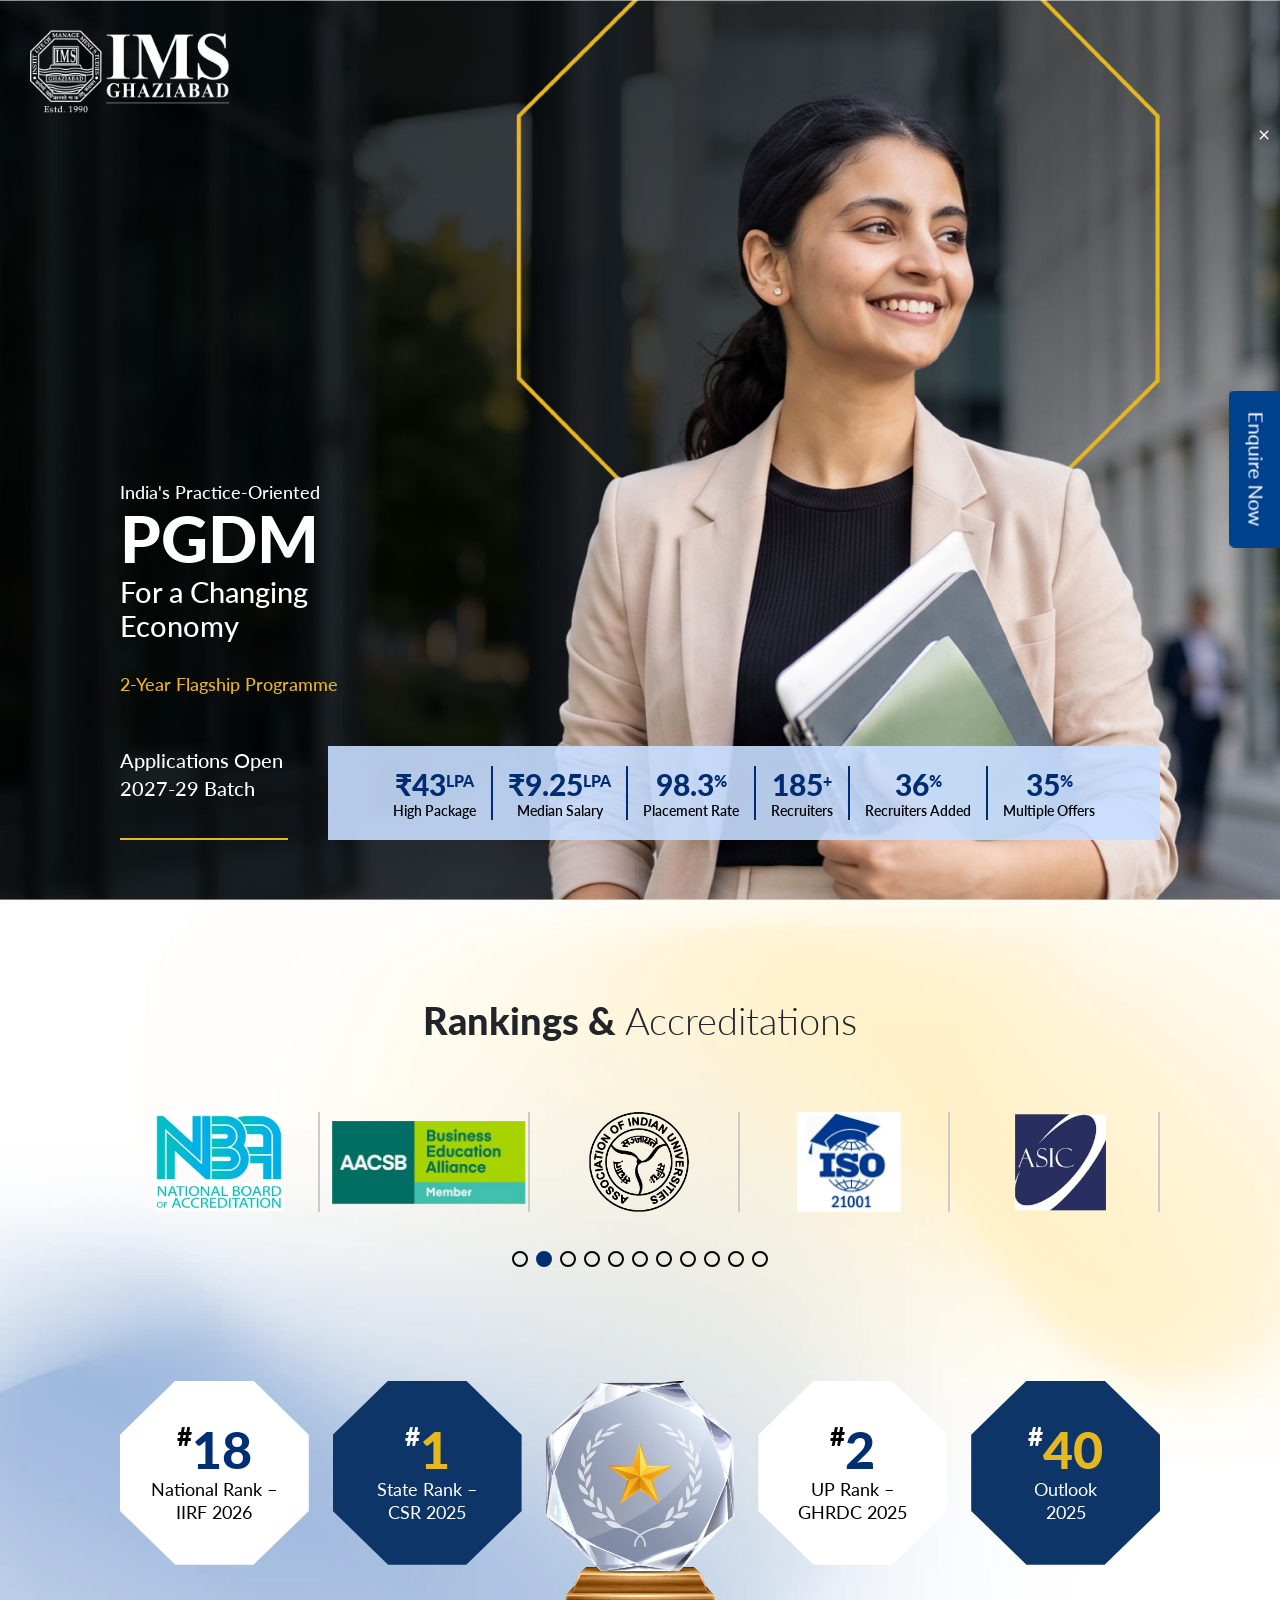
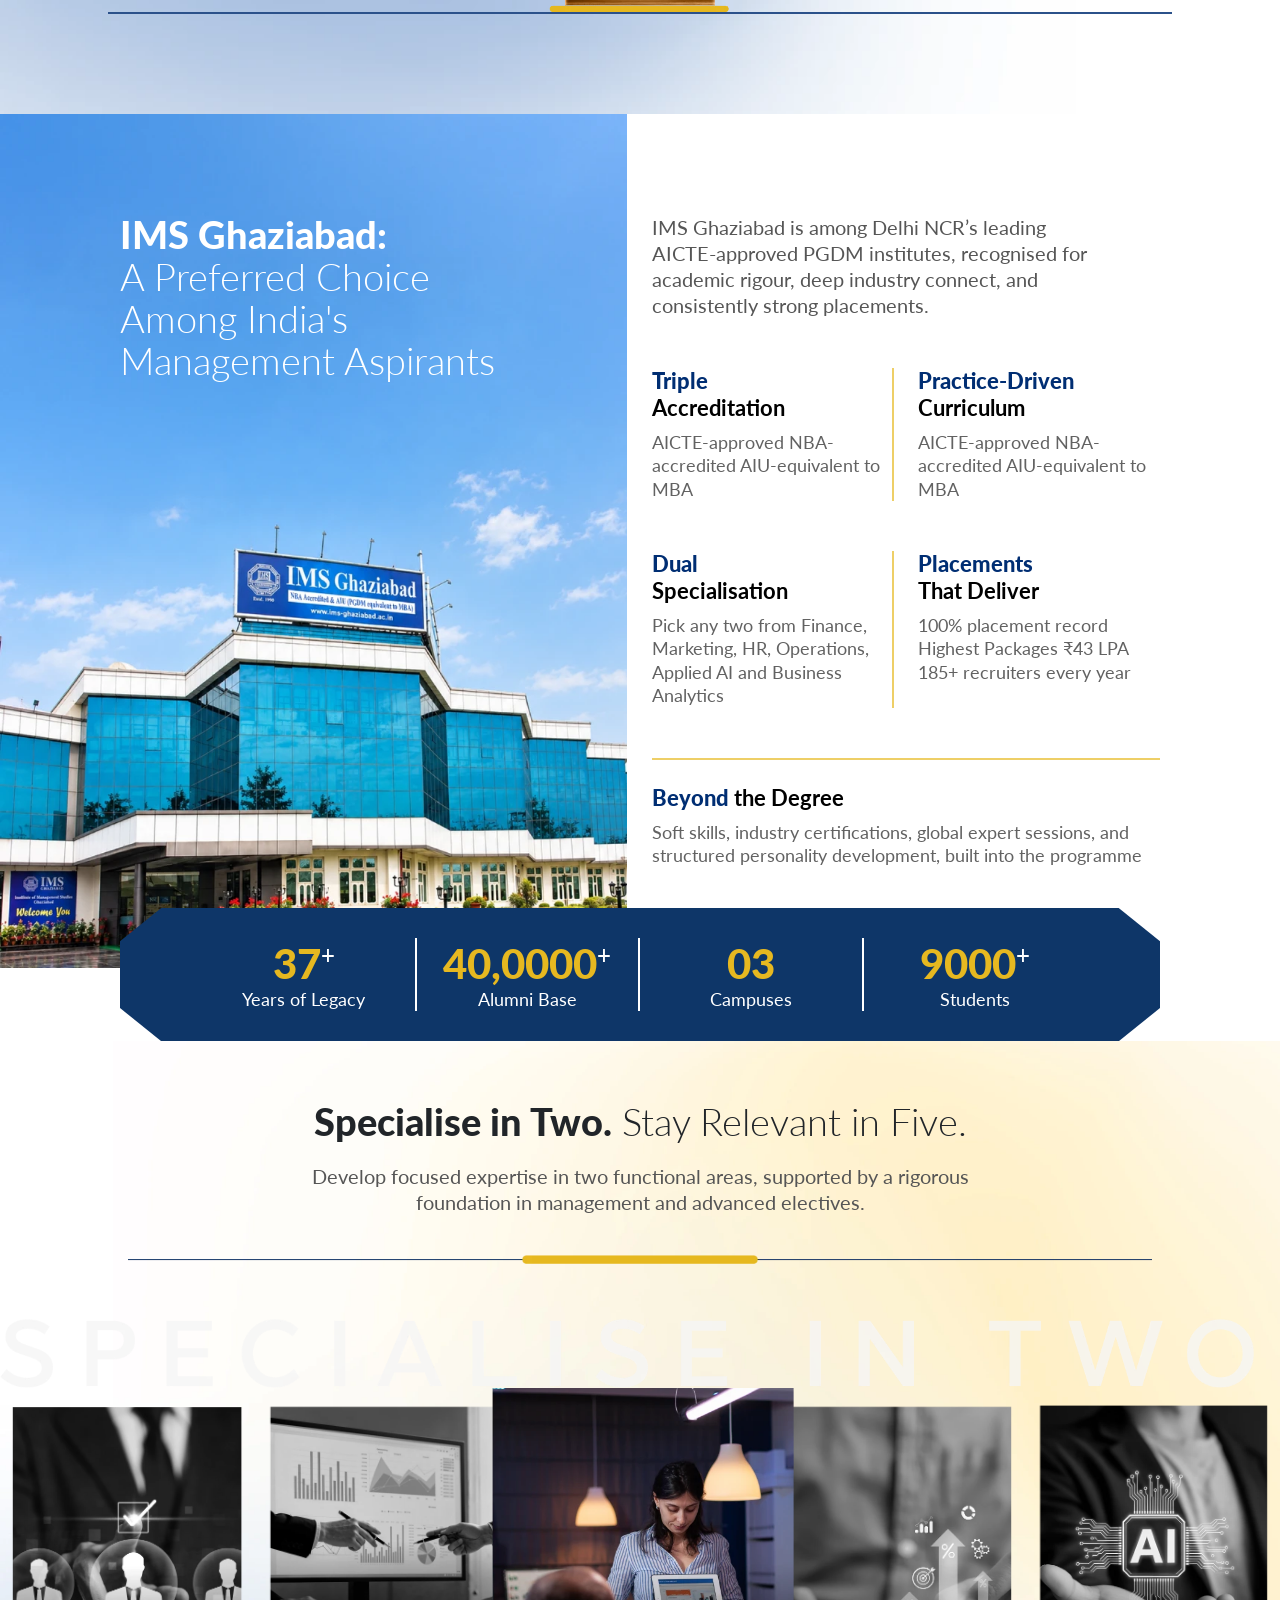
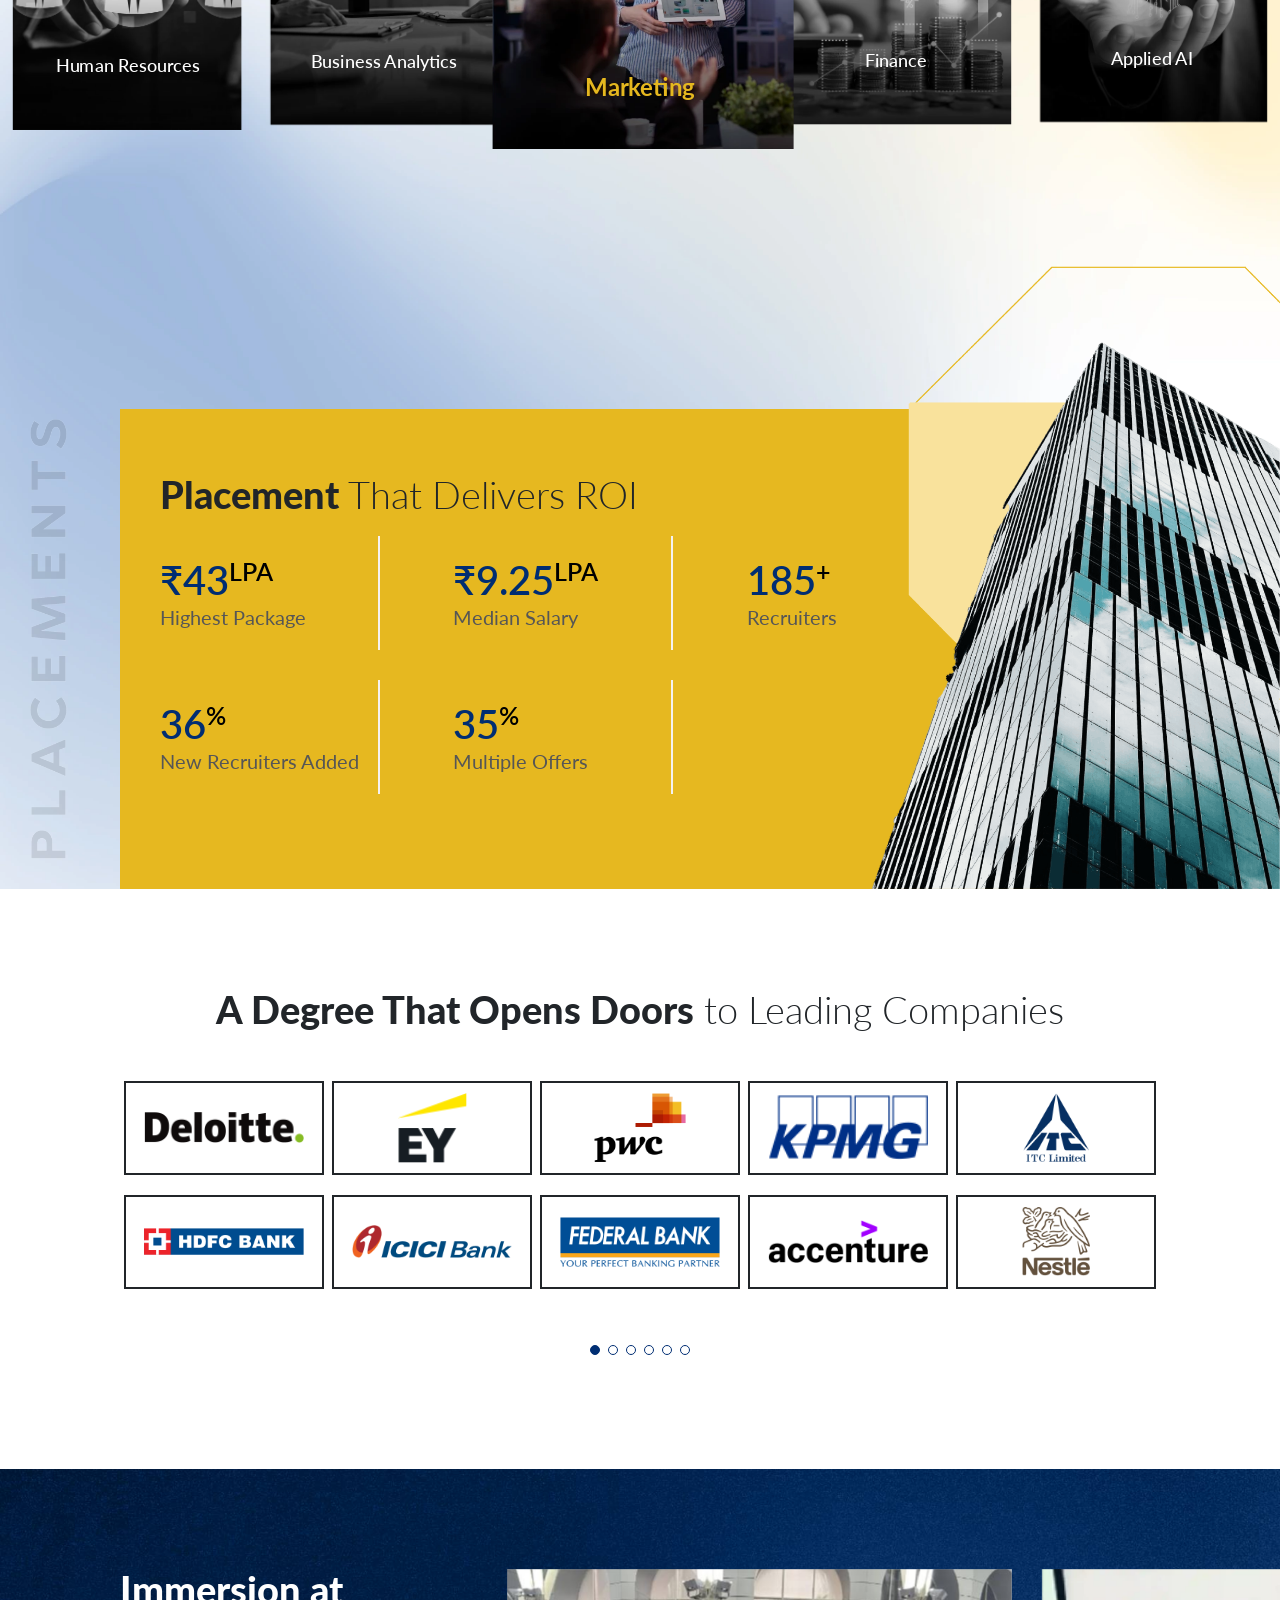
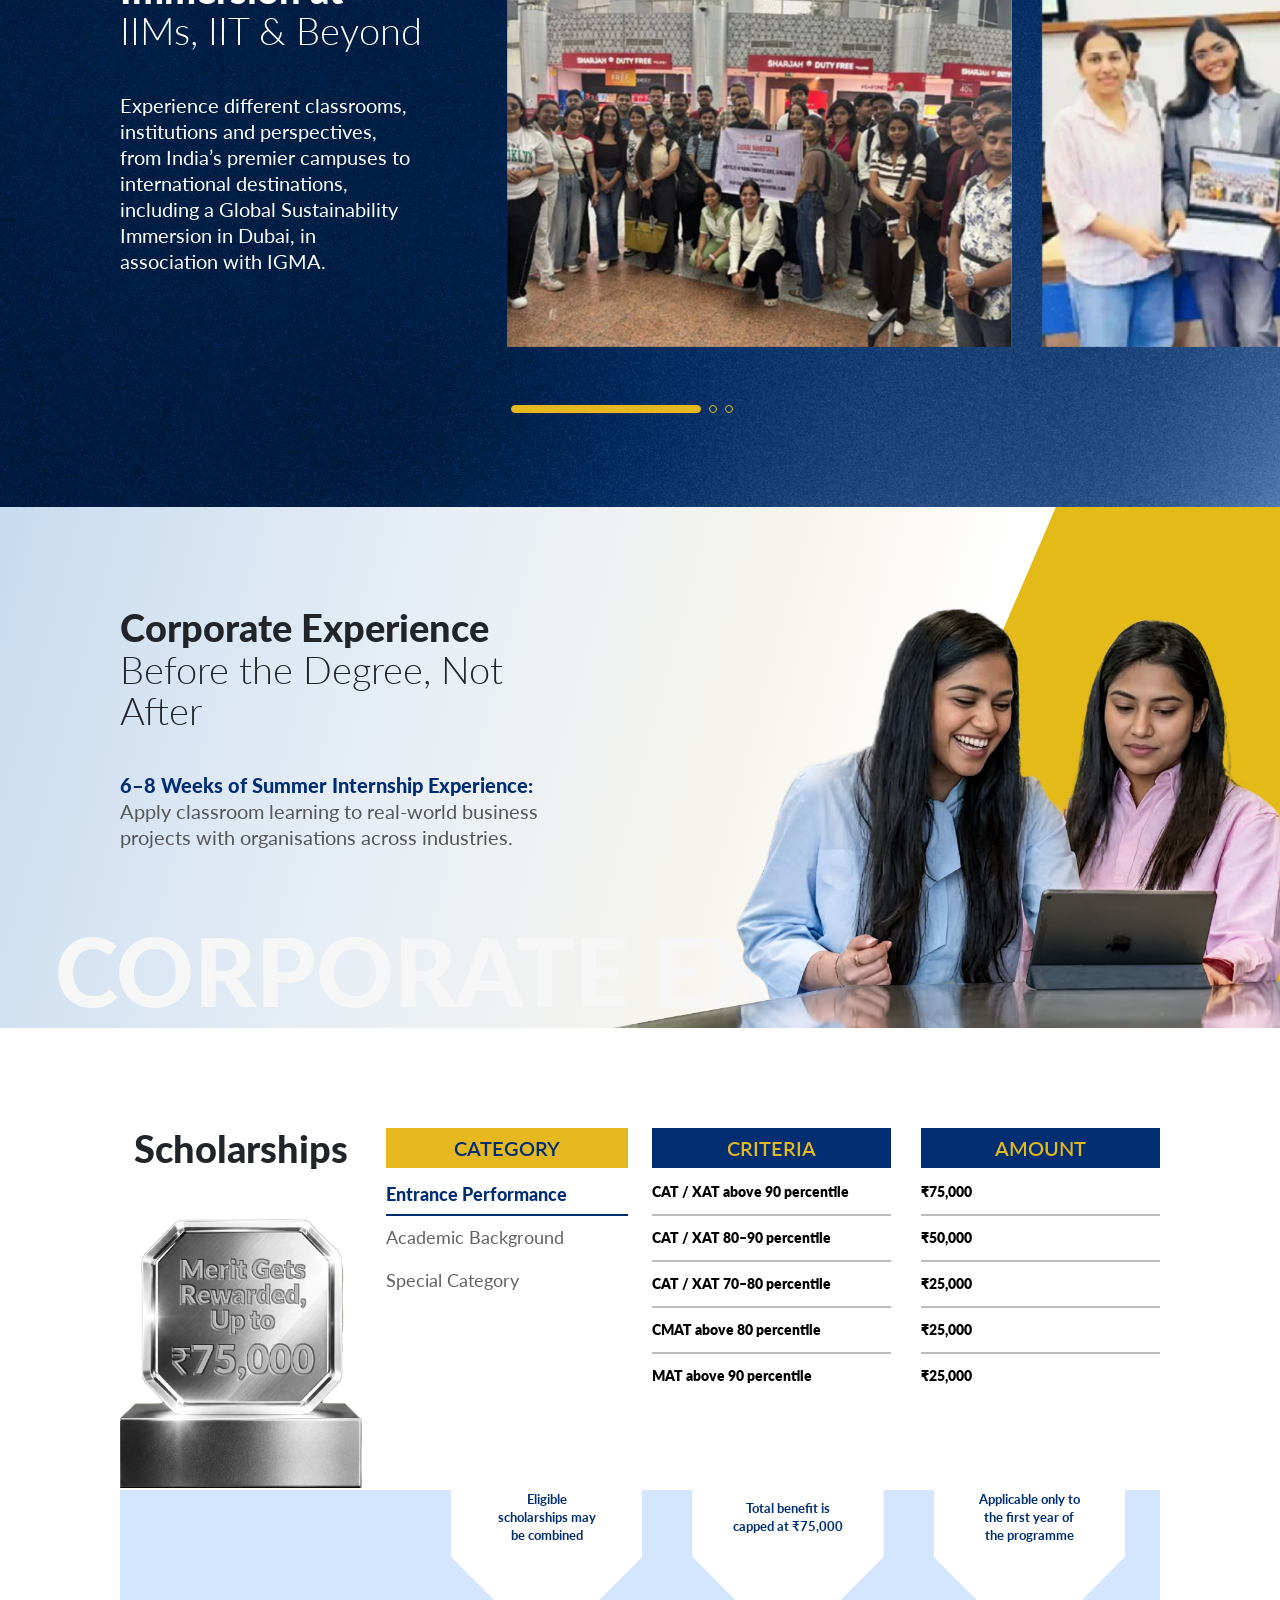
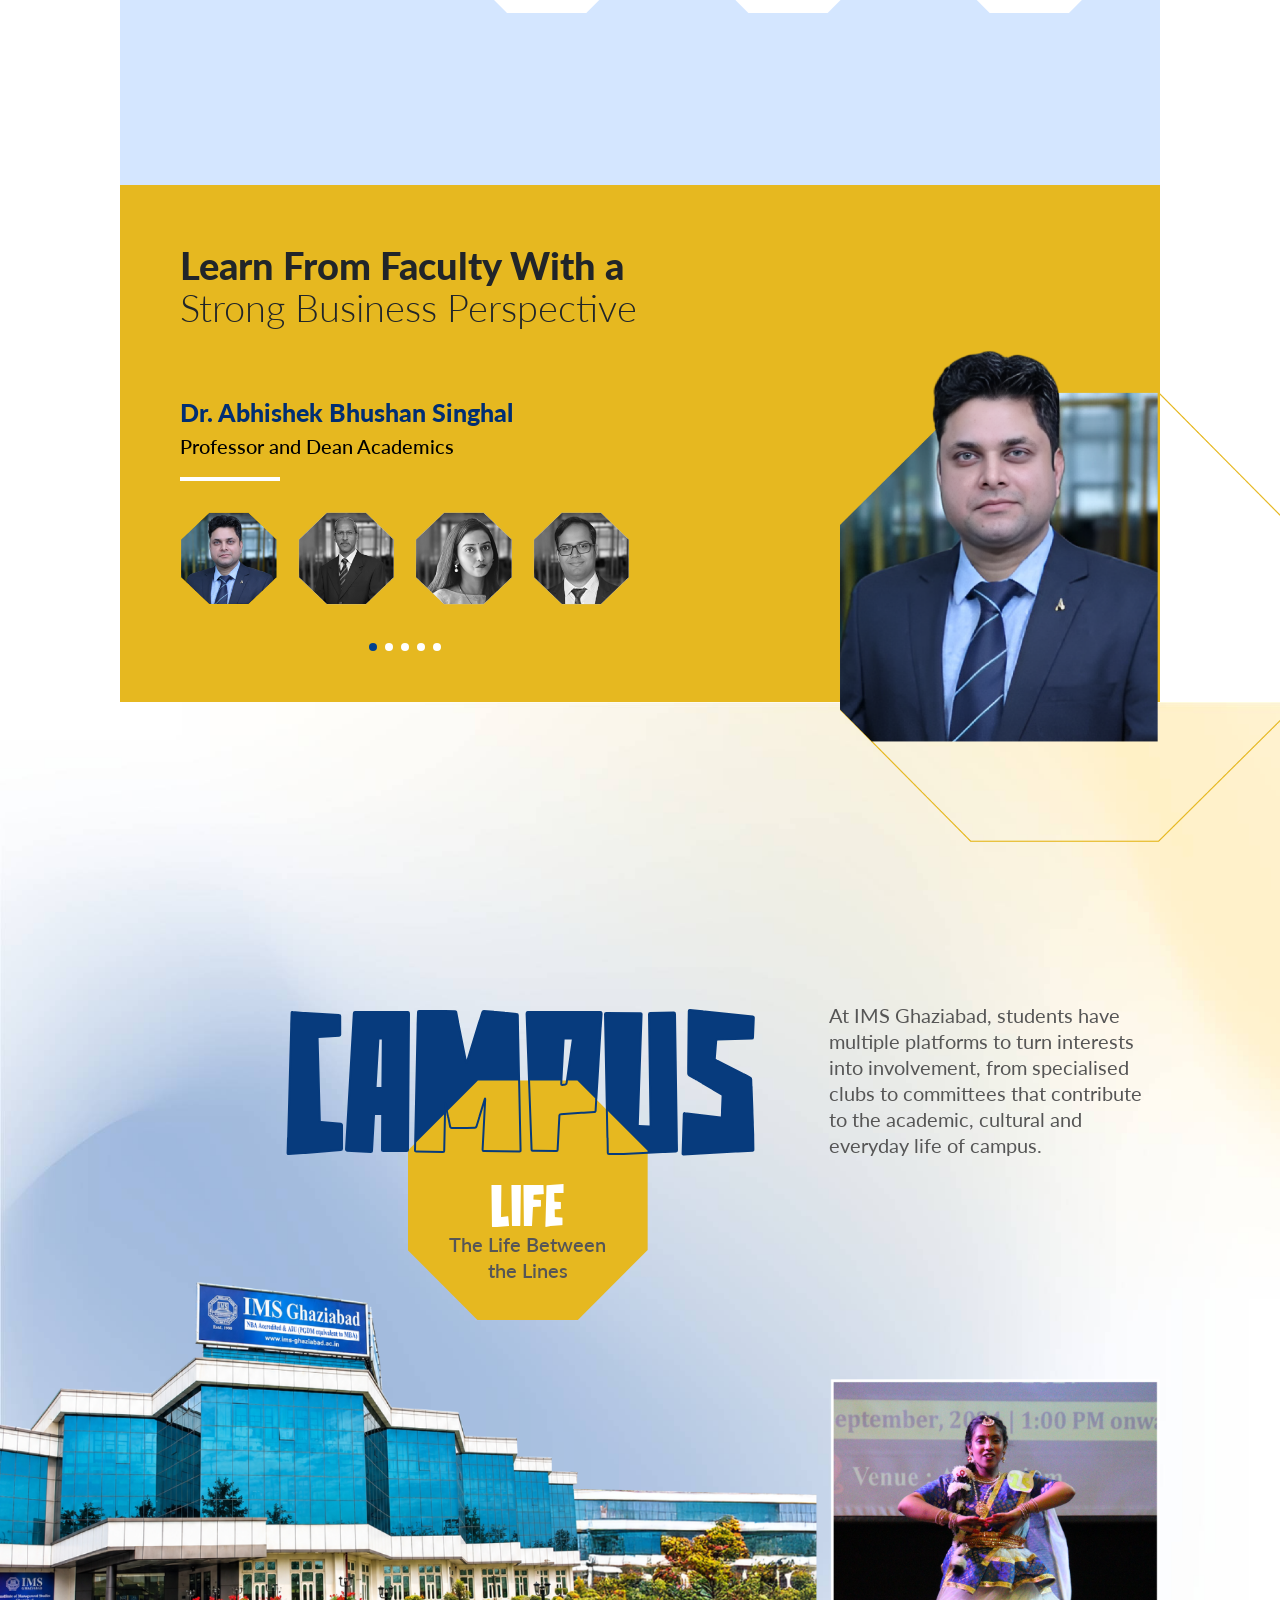
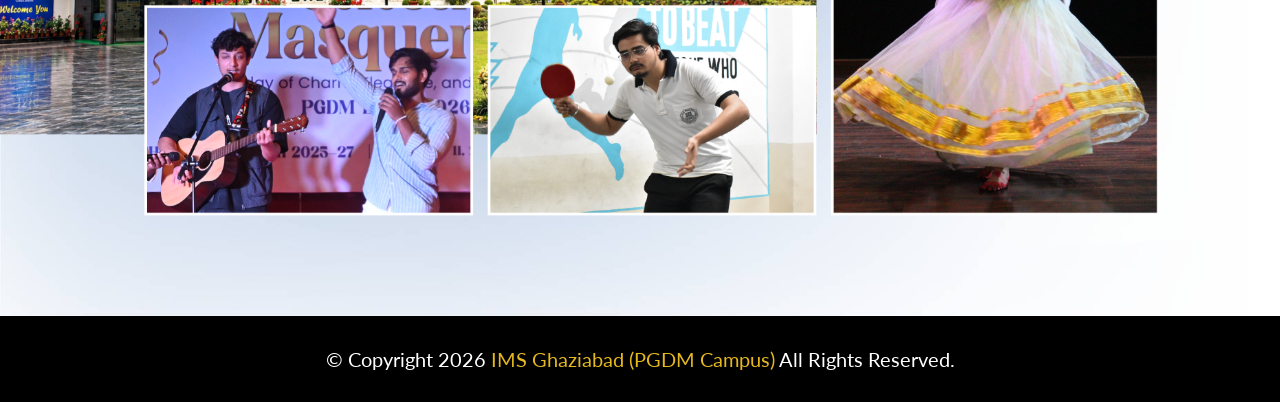
<file: index.html>
<!DOCTYPE html>
<html lang="en">

<head>
    <meta charset="UTF-8">
    <meta name="viewport" content="width=device-width, initial-scale=1.0">
    <title>IMS Ghaziabad - Best PGDM College in Delhi NCR | AICTE-Approved</title>
    <link rel="icon" href="assets/img/favicon.png" sizes="32x32" />
    <link rel="icon" href="assets/img/favicon.png" sizes="192x192" />
    <link rel="apple-touch-icon" href="assets/img/favicon.png" />
    <link rel="stylesheet" href="https://cdn.jsdelivr.net/npm/swiper@11/swiper-bundle.min.css" />
    <link href="https://cdn.jsdelivr.net/npm/bootstrap@5.3.8/dist/css/bootstrap.min.css" rel="stylesheet" integrity="sha384-sRIl4kxILFvY47J16cr9ZwB07vP4J8+LH7qKQnuqkuIAvNWLzeN8tE5YBujZqJLB" crossorigin="anonymous">
     <link rel="stylesheet" href="assets/fonts2/stylesheet.css">
    <link rel="stylesheet" href="assets/css/style.css?cache=001891">
    <link rel="stylesheet" href="assets/css/responsive.css?cache=01231">
  <!-- Google Tag Manager -->

<script>(function(w,d,s,l,i){w[l]=w[l]||[];w[l].push({'gtm.start':

new Date().getTime(),event:'gtm.js'});var f=d.getElementsByTagName(s)[0],

j=d.createElement(s),dl=l!='dataLayer'?'&l='+l:'';j.async=true;j.src=

'https://www.googletagmanager.com/gtm.js?id='+i+dl;f.parentNode.insertBefore(j,f);

})(window,document,'script','dataLayer','GTM-5MLNWJ4K');</script>

<!-- End Google Tag Manager -->
</head>

<body>
<!-- Google Tag Manager (noscript) -->

<noscript><iframe src="https://www.googletagmanager.com/ns.html?id=GTM-5MLNWJ4K"

height="0" width="0" style="display:none;visibility:hidden"></iframe></noscript>

<!-- End Google Tag Manager (noscript) -->
    <!-- banner section start -->
    <section class="banner">

        <div class="logo"><img src="assets/img/logo.png" class="img-fluid" alt="logo"></div>
        <div class="container">
            <div class="banCon">
                <h1>India's Practice-Oriented</h1>
                <h2>PGDM</h2>
                <h3>For a Changing<br> Economy
                </h3>
                <h4>2-Year Flagship Programme</h4>

            </div>
            <div class="admi">
                <h5>Applications Open<br> 2027-29 Batch</h5>
                <div class="ad">
                    <div class="item">
                        <h6>₹43<span>LPA</span></h6>
                        <p>High Package</p>
                    </div>
                    <div class="item">
                        <h6>₹9.25<span>LPA</span></h6>
                        <p>Median Salary</p>
                    </div>
                    <div class="item">
                        <h6>98.3<span>%</span></h6>
                        <p>Placement Rate</p>
                    </div>
                    <div class="item">
                        <h6>185<span>+</span></h6>
                        <p>Recruiters</p>
                    </div>
                    <div class="item">
                        <h6>36<span>%</span></h6>
                        <p>Recruiters Added</p>
                    </div>
                    <div class="item">
                        <h6>35<span>%</span></h6>
                        <p>Multiple Offers</p>
                    </div>
                </div>
            </div>
        </div>
    </section>


    <!-- form -->
    <div class="topenq desktop">
        <a href="#" class="btn">Enquire Now</a>
    </div>
    <div class="topenq1 mobile">
        <a href="javascript:void(0)" class="btn">Enquire Now</a>
    </div>
    <div class="form-sec" id="home">

        <button type="button" class="close" onclick="closeBox()">×</button>
        <div class="form">
            <div id="ee-form-1"></div>
        </div>
    </div>


    <!-- form end -->

    <div class="combine-bg">
        <section class="experience">
            <div class="container">

                <div class="heading">
                    <h2><span>Rankings &</span>  Accreditations</h2>
                </div>

                <div class="row">
                    <div class="col-lg-12">

                        <div class="swiper highSwiper2">

                            <div class="swiper-wrapper">

                                <div class="swiper-slide">
                                    <div class="outcome-card">
                                        <img src="assets/img/partner1.webp"
                                            alt="img"
                                            loading="lazy"
                                            class="img-fluid">
                                    </div>
                                </div>

                                <div class="swiper-slide">
                                    <div class="outcome-card">
                                        <img src="assets/img/partner2.webp"
                                            alt="img"
                                            loading="lazy"
                                            class="img-fluid">
                                    </div>
                                </div>

                                <div class="swiper-slide">
                                    <div class="outcome-card">
                                        <img src="assets/img/partner3.webp"
                                            alt="img"
                                            loading="lazy"
                                            class="img-fluid">
                                    </div>
                                </div>

                                <div class="swiper-slide">
                                    <div class="outcome-card">
                                        <img src="assets/img/partner4.webp"
                                            alt="img"
                                            loading="lazy"
                                            class="img-fluid">
                                    </div>
                                </div>

                                <div class="swiper-slide">
                                    <div class="outcome-card">
                                        <img src="assets/img/partner5.webp"
                                            alt="img"
                                            loading="lazy"
                                            class="img-fluid">
                                    </div>
                                </div>

                                <div class="swiper-slide">
                                    <div class="outcome-card">
                                        <img src="assets/img/partner6.webp"
                                            alt="Hackathon Winning Culture"
                                            loading="lazy"
                                            class="img-fluid">
                                    </div>
                                </div>

                                <div class="swiper-slide">
                                    <div class="outcome-card">
                                        <img src="assets/img/partner7.webp"
                                            alt="img"
                                            loading="lazy"
                                            class="img-fluid">
                                    </div>
                                </div>

                                <div class="swiper-slide">
                                    <div class="outcome-card">
                                        <img src="assets/img/partner8.webp"
                                            alt="img"
                                            loading="lazy"
                                            class="img-fluid">
                                    </div>
                                </div>

                                  <div class="swiper-slide">
                                    <div class="outcome-card">
                                        <img src="assets/img/partner9.webp"
                                            alt="img"
                                            loading="lazy"
                                            class="img-fluid">
                                    </div>
                                </div>

                                  <div class="swiper-slide">
                                    <div class="outcome-card">
                                        <img src="assets/img/partner11.webp"
                                            alt="img"
                                            loading="lazy"
                                            class="img-fluid">
                                    </div>
                                </div>

                                  <div class="swiper-slide">
                                    <div class="outcome-card">
                                        <img src="assets/img/partner12.webp"
                                            alt="img"
                                            loading="lazy"
                                            class="img-fluid">
                                    </div>
                                </div>

                            </div>

                            <div class="swiper-pagination"></div>

                        </div>

                    </div>
                </div>

            </div>
        </section>

        <section class="star-sec">
            <div class="container">
                <div class="row">
                    <div class="col-lg-3 col-md-3">
                        <div class="star-box">
                            <h3><sup>#</sup>18</h3>
                            <p>National Rank – <br>IIRF 2026</p>
                        </div>
                    </div>
                    <div class="col-lg-3 col-md-3">
                        <div class="star-box blue-bg">
                            <h3><sup>#</sup>1</h3>
                            <p> State Rank –<br> CSR 2025</p>
                        </div>
                    </div>
                    <div class="col-lg-3 col-md-3">
                        <div class="star-img">
                            <img src="assets/img/star-img.webp" alt="img" loading="lazy" class="img-fluid">
                        </div>
                    </div>
                    <div class="col-lg-3 col-md-3">
                        <div class="star-box ">
                            <h3><sup>#</sup>2</h3>
                            <p>UP Rank – <br>GHRDC 2025</p>
                        </div>
                    </div>
                    <div class="col-lg-3 col-md-3">
                        <div class="star-box blue-bg">
                            <h3><sup>#</sup>40</h3>
                            <p>Outlook <br>2025</p>
                        </div>
                    </div>
                </div>
            </div>
        </section>
    </div>

    <section class="manage-asp">
        <div class="mobi-manage">
            <img src="assets/img/mobile-IMS.webp" alt="img" class="img-fluid" loading="lazy">
        </div>
        <div class="container">
            <div class="row">
                <div class="col-lg-6 col-md-6">
                    <div class="heading">
                        <h2><span>IMS Ghaziabad: </span><br>A Preferred Choice<br> Among India's<br> Management Aspirants</h2>
                    </div>
                </div>
                  <div class="col-lg-6 col-md-6">
                    <div class="man-right">
                        <div class="heading text-left">
                            <p>IMS Ghaziabad is among Delhi NCR’s leading<br> AICTE-approved PGDM institutes, recognised for <br>academic rigour, deep industry connect, and <br>consistently strong placements.</p>
                        </div>
                        <div class="row">
                            <div class="col-lg-6 col-md-6 col-6">
                                <div class="manRight-box">
                                    <h4> <span>Triple</span> <br>Accreditation</h4>
                                    <p>AICTE-approved NBA-accredited AIU-equivalent to MBA</p>
                                </div>
                            </div>
                                <div class="col-lg-6 col-md-6 col-6">
                                    <div class="manRight-box">
                                        <h4><span> Practice-Driven</span> <br>Curriculum</h4>
                                        <p>AICTE-approved NBA-accredited AIU-equivalent to MBA</p>
                                    </div>
                            </div>

                              <div class="col-lg-6 col-md-6 col-6">
                                <div class="manRight-box">
                                    <h4> <span>Dual</span> <br>Specialisation <br></h4>
                                    <p>Pick any two from Finance, Marketing, HR, Operations, Applied AI and Business Analytics</p>
                                </div>
                            </div>
                                <div class="col-lg-6 col-md-6 col-6">
                                    <div class="manRight-box">
                                        <h4><span>Placements</span> <br>That Deliver</h4>
                                        <p>100% placement record Highest Packages ₹43 LPA 185+ recruiters every year</p>
                                    </div>
                            </div>
                                 <div class="col-lg-12 col-md-12 col-12">
                                    <div class="manRight-box">
                                        <h4><span>Beyond</span> the Degree</h4>
                                        <p>Soft skills, industry certifications, global expert sessions, and structured personality development, built into the programme</p>
                                    </div>
                            </div>


                        </div>
                     
                    </div>
                
                </div>
            </div>
        </div>
    </section>

    <section class="num-sec">
        <div class="container">
            <div class="num-boxx stats-box">
                <div class="row">
                    <div class="col-lg-3 col-md-3 col-6">
                        <h3>37<sup>+</sup></h3>
                        <p>Years of Legacy </p>
                    </div>
                     <div class="col-lg-3 col-md-3 col-6">
                        <h3>40,0000<sup>+</sup></h3>
                        <p>Alumni Base </p>
                    </div>
                     <div class="col-lg-3 col-md-3 col-6">
                        <h3>03 </h3>
                        <p> Campuses </p>
                    </div>
                     <div class="col-lg-3 col-md-3 col-6">
                        <h3>9000<sup>+</sup></h3>
                        <p> Students  </p>
                    </div>
                </div>
            </div>
        </div>
    </section>

    <div class="mah-placBg">
    <section class="mahindra-edge">
   <div class="container-fluid">
        <div class="heading">
            <h2><span>Specialise in Two.</span> Stay Relevant in Five.</h2>
            <p> Develop focused expertise in two functional areas, supported by a rigorous <br> foundation in management and advanced electives.</p>
        </div>
        <div class="ylw-shape text-center">
            <img src="assets/img/yellow-shape.webp" alt="img" loading="lazy" class="img-fluid">
        </div>
         <div class="global-shape">
            <img src="assets/img/global-rel.webp" alt="img" class="img-fluid" loading="lazy">
         </div>
            <div class="swiper edgeSlider">
                  <div class="swiper-wrapper">
                         <div class="swiper-slide">
                           <div class="edge-box">
                           <div class="edge-img">
                              <img src="assets/img/business-analytics.webp" alt="edge-icon" class="img-fluid">                          
                           </div>
                             <h4>Business Analytics</h4>
                        </div>
                     </div>
                       <div class="swiper-slide">
                           <div class="edge-box">
                           <div class="edge-img">
                              <img src="assets/img/marketing.webp" alt="edge-icon" class="img-fluid">                          
                           </div>
                             <h4>Marketing </h4>
                        </div>
                     </div>
                    
                     <div class="swiper-slide active">
                         <div class="edge-box">
                           <div class="edge-img">
                              <img src="assets/img/finance.webp" alt="edge-icon" class="img-fluid">                          
                           </div>
                             <h4>Finance</h4>
                        </div>
                     </div>

                      <div class="swiper-slide">
                           <div class="edge-box">
                           <div class="edge-img">
                              <img src="assets/img/applied-ai.webp" alt="edge-icon" class="img-fluid">                          
                           </div>
                             <h4>Applied AI</h4>
                        </div>
                     </div>

                      <div class="swiper-slide">
                           <div class="edge-box">
                           <div class="edge-img">
                              <img src="assets/img/hr.webp" alt="edge-icon" class="img-fluid">                          
                           </div>
                             <h4>Human Resources </h4>
                        </div>
                     </div>
                    
                      <div class="swiper-slide">
                           <div class="edge-box">
                           <div class="edge-img">
                              <img src="assets/img/operations.webp" alt="edge-icon" class="img-fluid">                          
                           </div>
                             <h4>Operations </h4>
                        </div>
                     </div>
                       <div class="swiper-slide">
                           <div class="edge-box">
                           <div class="edge-img">
                              <img src="assets/img/applied-ai.webp" alt="edge-icon" class="img-fluid">                          
                           </div>
                             <h4>Applied AI </h4>
                        </div>
                     </div>

                       <div class="swiper-slide">
                         <div class="edge-box">
                           <div class="edge-img">
                              <img src="assets/img/finance.webp" alt="edge-icon" class="img-fluid">                          
                           </div>
                             <h4>Finance</h4>
                        </div>
                     </div>

                      <div class="swiper-slide">
                           <div class="edge-box">
                           <div class="edge-img">
                              <img src="assets/img/marketing.webp" alt="edge-icon" class="img-fluid">                          
                           </div>
                             <h4>Marketing </h4>
                        </div>
                     </div>

                      <div class="swiper-slide">
                           <div class="edge-box">
                           <div class="edge-img">
                              <img src="assets/img/hr.webp" alt="edge-icon" class="img-fluid">                          
                           </div>
                             <h4>Human Resources</h4>
                        </div>
                     </div>
                    
                  </div>
                  
            </div>
          
       
            
            
   </div>
    </section>

       <!-- Placement section start -->
    <section class="placement">
        <div class="container">

            <div class="placecon">
                <div class="heading">
                    <h2><span>Placement</span> That Delivers ROI</h2>
                </div>

                <div class="row">
                    <div class="col-lg-4 col-md-4 col-6">
                        <div class="innercon">
                            <h3>₹43<small>LPA</small>
                            </h3>
                            <p>Highest Package</p>
                        </div>
                    </div>
                    <div class="col-lg-4 col-md-4 col-6">
                        <div class="innercon">
                            <h3>₹9.25<small>LPA</small>
                            </h3>
                            <p>Median Salary</p>
                        </div>
                    </div>
                    <div class="col-lg-4 col-md-4 col-6">
                        <div class="innercon">
                            <h3>185<small>+</small>
                            </h3>
                            <p>Recruiters</p>
                        </div>
                    </div>
                    <div class="col-lg-4 col-md-4 col-6">
                        <div class="innercon">
                            <h3>36<small>%</small>
                            </h3>
                            <p>New Recruiters Added</p>
                        </div>
                    </div>
                    <div class="col-lg-4 col-md-4 col-12">
                        <div class="innercon">
                            <h3>35<small>%</small>
                            </h3>
                            <p>Multiple Offers</p>
                        </div>
                    </div>
                </div>
            </div>
            <div class="planame">
                <figure><img src="assets/img/placement.png" class="img-fluid" alt=""></figure>
            </div>
            <div class="building">
                <figure><img src="assets/img/Building.png" class="img-fluid" alt=""></figure>
            </div>
        </div>
    </section>
    <!-- Placement section end -->
     </div>

    <!-- Degree section start -->
    <section class="degree">
        <div class="container">
            <div class="heading">
                <h2><span>A Degree That Opens Doors</span> to Leading Companies</h2>
            </div>
            <div class="swiper degSwiper">
                <div class="swiper-wrapper">
                    <div class="swiper-slide">
                        <figure><img src="assets/img/deloitte.png" alt=""></figure>
                        <figure><img src="assets/img/hdfc.png" alt=""></figure>
                    </div>
                    <div class="swiper-slide">
                        <figure><img src="assets/img/ey.png" alt=""></figure>
                        <figure><img src="assets/img/icici.png" alt=""></figure>
                    </div>
                    <div class="swiper-slide">
                        <figure><img src="assets/img/pwc.png" alt=""></figure>
                        <figure><img src="assets/img/federal.png" alt=""></figure>
                    </div>
                    <div class="swiper-slide">
                        <figure><img src="assets/img/kpmg.png" alt=""></figure>
                        <figure><img src="assets/img/accenture.png" alt=""></figure>
                    </div>
                    <div class="swiper-slide">
                        <figure><img src="assets/img/itc.png" alt=""></figure>
                        <figure><img src="assets/img/nestle.png" alt=""></figure>
                    </div>
                    <div class="swiper-slide">
                        <figure><img src="assets/img/degree11.webp" alt=""></figure>
                        <figure><img src="assets/img/degree12.webp" alt=""></figure>
                    </div>
                    <div class="swiper-slide">
                        <figure><img src="assets/img/degree13.webp" alt=""></figure>
                        <figure><img src="assets/img/degree14.webp" alt=""></figure>
                    </div>
                    <div class="swiper-slide">
                        <figure><img src="assets/img/degree15.webp" alt=""></figure>
                        <figure><img src="assets/img/degree16.webp" alt=""></figure>
                    </div>
                    <div class="swiper-slide">
                        <figure><img src="assets/img/degree17.webp" alt=""></figure>
                        <figure><img src="assets/img/degree18.webp" alt=""></figure>
                    </div>
                    <div class="swiper-slide">
                        <figure><img src="assets/img/degree21.webp" alt=""></figure>
                        <figure><img src="assets/img/degree22.webp" alt=""></figure>
                    </div>
                </div>
                <div class="swiper-pagination"></div>
            </div>
        </div>
    </section>
    <!-- Degree section end -->

    <!-- Immersion section start -->
    <section class="immersion">
        <div class="container">
            <div class="row">
                <div class="col-lg-4">
                    <div class="heading">
                        <h2>
                            <span> Immersion at</span><br>
                            IIMs, IIT & Beyond
                        </h2>
                        <p>Experience different classrooms, institutions and perspectives, from India’s premier campuses
                            to international
                            destinations, including a Global Sustainability Immersion in Dubai, in association with
                            IGMA.</p>
                    </div>
                </div>
                <div class="col-lg-8">
                    <div class="swiper imsSwiper">
                        <div class="swiper-wrapper">
                            <div class="swiper-slide">
                                <figure><img src="assets/img/students.jpg" class="img-fluid" alt=""></figure>
                            </div>
                            <div class="swiper-slide">
                                <figure><img src="assets/img/students2.webp" class="img-fluid" alt=""></figure>
                            </div>
                            <div class="swiper-slide">
                                <figure><img src="assets/img/students3.webp" class="img-fluid" alt=""></figure>
                            </div>
                            <!-- <div class="swiper-slide">
                                <figure><img src="assets/img/students4.webp" class="img-fluid" alt=""></figure>
                            </div>
                            <div class="swiper-slide">
                                <figure><img src="assets/img/students5.webp" class="img-fluid" alt=""></figure>
                            </div> -->
                          
                        </div>
                        <div class="swiper-pagination"></div>
                    </div>
                </div>
            </div>
        </div>
    </section>
    <!-- Immersion section end -->

    <!-- Corporate Experience Before the Degree, Not After section start -->
    <section class="corporate">
        <div class="container">
            <div class="row">
                <div class="col-lg-5">
                    <div class="heading">
                        <h2><span>Corporate Experience</span><br> Before the Degree, Not After</h2>
                        <p><span>6–8 Weeks of Summer Internship Experience:</span><br> Apply classroom learning to real-world business projects with organisations across industries.</p>
                    </div>
                </div>
                <div class="col-lg-7">
                    <figure><img src="assets/img/girl.png" class="img-fluid" alt=""></figure>
                </div>
            </div>

        </div>

        <h3>CORPORATE EXPERIENCE</h3>
    </section>
    <!-- Corporate Experience Before the Degree, Not After section end -->


    <!-- Scholarships section start -->
    <section class="scholarships">
        <div class="container">
            <div class="row">
                <div class="col-lg-3">
                    <div class="heading">
                        <h2><span>Scholarships</span></h2>
                        <figure><img src="assets/img/merit.png" class="img-fluid" alt=""></figure>
                    </div>
                </div>
                <div class="col-lg-3">
                    <h3>Category</h3>
                    <ul class="nav nav-tabs" id="myTab" role="tablist">
                        <li class="nav-item" role="presentation">
                            <button class="nav-link active" id="home-tab" data-bs-toggle="tab" data-bs-target="#home-tab-pane" type="button" role="tab" aria-controls="home-tab-pane" aria-selected="true">Entrance Performance</button>
                        </li>
                        <li class="nav-item" role="presentation">
                            <button class="nav-link" id="profile-tab" data-bs-toggle="tab" data-bs-target="#profile-tab-pane" type="button" role="tab" aria-controls="profile-tab-pane" aria-selected="false">Academic Background</button>
                        </li>
                        <li class="nav-item" role="presentation">
                            <button class="nav-link" id="contact-tab" data-bs-toggle="tab" data-bs-target="#contact-tab-pane" type="button" role="tab" aria-controls="contact-tab-pane" aria-selected="false">Special Category</button>
                        </li>

                    </ul>

                </div>
                <div class="col-lg-6">
                    <div class="tab-content" id="myTabContent">
                        <div class="tab-pane fade show active" id="home-tab-pane" role="tabpanel" aria-labelledby="home-tab" tabindex="0">
                            <div class="cri">
                                <div class="item">
                                    <h3>Criteria</h3>
                                    <ul>
                                        <li>CAT / XAT above 90 percentile</li>
                                        <li>CAT / XAT 80–90 percentile</li>
                                        <li>CAT / XAT 70–80 percentile</li>
                                        <li>CMAT above 80 percentile</li>
                                        <li>MAT above 90 percentile</li>
                                    </ul>
                                </div>
                                <div class="item">
                                    <h3>Amount</h3>
                                    <ul>
                                        <li>₹75,000</li>
                                        <li>₹50,000</li>
                                        <li>₹25,000</li>
                                        <li>₹25,000</li>
                                        <li>₹25,000</li>
                                    </ul>
                                </div>
                            </div>
                        </div>
                        <div class="tab-pane fade" id="profile-tab-pane" role="tabpanel" aria-labelledby="profile-tab" tabindex="0">
                              <div class="cri">
                                <div class="item">
                                    <h3>Criteria</h3>
                                    <ul>
                                        <li>B.Tech</li>
                                        <li>B.Tech with above 70%</li>
                                      
                                    </ul>
                                </div>
                                <div class="item">
                                    <h3>Amount</h3>
                                    <ul>
                                        <li>₹25,000</li>
                                        <li>₹50,000</li>
                                       
                                    </ul>
                                </div>
                            </div>
                        </div>
                        <div class="tab-pane fade" id="contact-tab-pane" role="tabpanel" aria-labelledby="contact-tab" tabindex="0">
                              <div class="cri">
                                <div class="item">
                                      <h3>Criteria</h3>
                                    <ul>
                                        <li>Defence background</li>
                                        <li>Students from IMSUC / IMSEC</li>
                                       
                                    </ul>
                                </div>
                                <div class="item">
                                    <h3>Amount</h3>
                                    <ul>
                                        <li>₹25,000</li>
                                        <li>₹25,000</li>
                                      
                                    </ul>
                                </div>
                            </div>
                        </div>
                    </div>
                </div>

                <div class="col-lg-9">
                    <div class="cli">
                        <div class="clip">
                            <h4>Eligible scholarships may be combined</h4>
                        </div>
                        <div class="clip">
                            <h4>Total benefit is capped at ₹75,000</h4>
                        </div>
                        <div class="clip">
                            <h4>Applicable only to the first year of the programme</h4>
                        </div>
                    </div>
                </div>
            </div>
        </div>
    </section>
    <!-- Scholarships section end -->


    <!-- Learn From Faculty With a Strong Business Perspective section strat -->
    <section class="learn">
        <div class="container">
            <div class="fullCon">
                <div class="heading">
                    <h2><span>Learn From Faculty With a</span><br> Strong Business Perspective</h2>
                </div>


                <div class="row">

                    <div class="col-lg-12">
                        <div class="swiper rightSlider">
                            <div class="swiper-wrapper">
                                <div class="swiper-slide">
                                    <div class="nm">
                                        <figcaption>Dr. Abhishek Bhushan Singhal<br> <span>Professor and Dean Academics</span></figcaption>
                                        <figure><img src="assets/img/abhishek.png" class="img-fluid" alt=""></figure>

                                    </div>
                                </div>
                                <div class="swiper-slide">
                                    <div class="nm">
                                        <figcaption>Dr. Anand Swaroop Pandey<br> <span>Professor</span></figcaption>
                                        <figure><img src="assets/img/anand.png" class="img-fluid" alt=""></figure>

                                    </div>
                                </div>
                                <div class="swiper-slide">
                                    <div class="nm">
                                        <figcaption>Dr. Nidhi Sonkar<br> <span>Assistant Professor</span></figcaption>
                                        <figure><img src="assets/img/nidhi.png" class="img-fluid" alt=""></figure>

                                    </div>
                                </div>

                                <div class="swiper-slide">
                                    <div class="nm">
                                        <figcaption>Dr. Ajay Kumar Patel<br> <span>Dean Research</span></figcaption>
                                        <figure><img src="assets/img/ajay.png" class="img-fluid" alt=""></figure>

                                    </div>
                                </div>
                                <div class="swiper-slide">
                                    <div class="nm">
                                        <figcaption>Dr. Parul Agarwal<br> <span>Professor & Area Chair-PULL</span></figcaption>
                                        <figure><img src="assets/img/parul.png" class="img-fluid" alt=""></figure>

                                    </div>
                                </div>
                            </div>
                        </div>
                    </div>
                    <div class="col-lg-6">
                        <div class="swiper lftSlider">
                            <div class="swiper-wrapper">
                                <div class="swiper-slide">
                                    <figure><img src="assets/img/abi.png" class="img-fluid" alt=""></figure>
                                </div>
                                <div class="swiper-slide">
                                    <figure><img src="assets/img/an.png" class="img-fluid" alt=""></figure>
                                </div>
                                <div class="swiper-slide">
                                    <figure><img src="assets/img/ni.png" class="img-fluid" alt=""></figure>
                                </div>

                                <div class="swiper-slide">
                                    <figure><img src="assets/img/aj.png" class="img-fluid" alt=""></figure>
                                </div>
                                <div class="swiper-slide">
                                    <figure><img src="assets/img/paru.png" class="img-fluid" alt=""></figure>
                                </div>

                            </div>
                            <div class="swiper-pagination"></div>
                        </div>
                        <!-- <div class="catArrow">
                            <div class="swiper-button-prev1">
                                <svg xmlns="http://www.w3.org/2000/svg" viewBox="0 0 24 24" fill="currentColor"><path d="M22.0003 13.0001L22.0004 11.0002L5.82845 11.0002L9.77817 7.05044L8.36396 5.63623L2 12.0002L8.36396 18.3642L9.77817 16.9499L5.8284 13.0002L22.0003 13.0001Z"></path></svg>
                            </div>
                            <div class="swiper-button-next1">
                                <svg xmlns="http://www.w3.org/2000/svg" viewBox="0 0 24 24" fill="currentColor"><path d="M1.99974 13.0001L1.9996 11.0002L18.1715 11.0002L14.2218 7.05044L15.636 5.63623L22 12.0002L15.636 18.3642L14.2218 16.9499L18.1716 13.0002L1.99974 13.0001Z"></path></svg>
                            </div>
                        </div> -->
                    </div>
                </div>
            </div>
        </div>
    </section>
    <!-- Learn From Faculty With a Strong Business Perspective section end -->

 

    <!-- Campus section start -->
    <div class="gbg">
        <section class="campus">
            <div class="container">
                <div class="row">
                    <div class="col-lg-8">
                        <div class="heading">
                            <h2>Campus

                                <div class="bortext">
                                    <h4>Campus</h4>
                                </div>
                            </h2>
                        </div>
                        <div class="clip">
                            <h3>Life</h3>
                            <p>The Life Between<br>
                                the Lines</p>
                        </div>
                    </div>
                    <div class="col-lg-4">
                        <p>At IMS Ghaziabad, students have multiple platforms to turn interests into involvement, from
                            specialised clubs to
                            committees that contribute to the academic, cultural and everyday life of campus.</p>
                    </div>
                </div>
            </div>
        </section>

        <!-- Campus section end -->

        <section class="footbg">
            <div class="container">
                <figure><img src="assets/img/big-pic.png" class="img-fluid" alt=""></figure>

            </div>
        </section>
    </div>
    <footer>
        <p>© Copyright 2026 <span>IMS Ghaziabad (PGDM Campus)</span> All Rights Reserved.</p>
    </footer>


    <script src="https://cdn.jsdelivr.net/npm/swiper@11/swiper-bundle.min.js"></script>
    <script src="https://cdn.jsdelivr.net/npm/bootstrap@5.3.8/dist/js/bootstrap.bundle.min.js" integrity="sha384-FKyoEForCGlyvwx9Hj09JcYn3nv7wiPVlz7YYwJrWVcXK/BmnVDxM+D2scQbITxI" crossorigin="anonymous"></script>
    <script src="assets/js/logic.js?abb=12"></script>
    <script type="text/javascript" src="https://eeconfigstaticfiles.blob.core.windows.net/staticfiles/imsgzb/ee-form-widget/form-1/widget.js"></script>

</body>

</html>
</file>
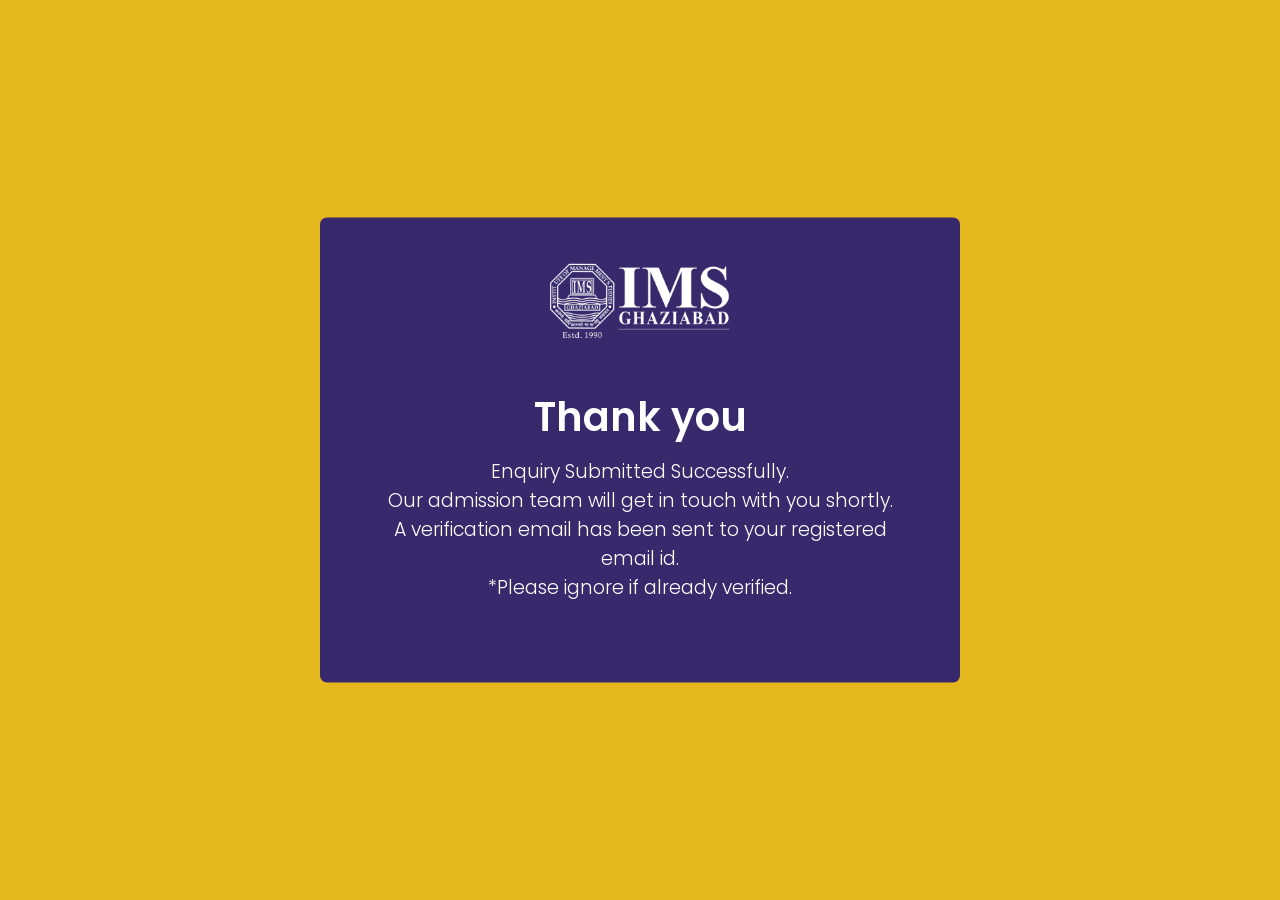
<file: thankyou.html>
<!DOCTYPE html>
<html lang="en">

<head>
    <meta content="width=device-width, initial-scale=1.0, maximum-scale=1.0, user-scalable=0" name="viewport" />
    <meta http-equiv="Content-Type" content="text/html; charset=utf-8" />
    <title>IMS Ghaziabad</title>


 <link rel="icon" href="assets/img/favicon.png" sizes="32x32" />
    <link rel="icon" href="assets/img/favicon.png" sizes="192x192" />
    <link rel="apple-touch-icon" href="assets/img/favicon.png" />
    <link rel="apple-touch-icon" href="assets/img/favicon.webp" />
    <link rel="preconnect" href="https://fonts.googleapis.com">
    <link rel="preconnect" href="https://fonts.gstatic.com" crossorigin>
    <link href="https://fonts.googleapis.com/css2?family=Poppins:wght@300;400;700&family=Work+Sans:wght@900&display=swap" rel="stylesheet">
<!-- Google Tag Manager -->
<script>(function(w,d,s,l,i){w[l]=w[l]||[];w[l].push({'gtm.start':
new Date().getTime(),event:'gtm.js'});var f=d.getElementsByTagName(s)[0],
j=d.createElement(s),dl=l!='dataLayer'?'&l='+l:'';j.async=true;j.src=
'https://www.googletagmanager.com/gtm.js?id='+i+dl;f.parentNode.insertBefore(j,f);
})(window,document,'script','dataLayer','GTM-5MLNWJ4K');</script>
<!-- End Google Tag Manager -->
</head>

<body>
    <!-- Google Tag Manager (noscript) -->
<noscript><iframe src="https://www.googletagmanager.com/ns.html?id=GTM-5MLNWJ4K"
height="0" width="0" style="display:none;visibility:hidden"></iframe></noscript>
<!-- End Google Tag Manager (noscript) -->

    <!-- End Google Tag Manager (noscript) -->
    <style>
        h2 {
            font-family: Poppins;
            font-weight: 300;
            color: #fff;
            font-size: 19px;
        }
        
        h2 span {
            display: block;
            font-size: 40px;
            color: #fff;
            font-weight: 600;
            margin-bottom: 10px;
        }
        
        body {
            background: #e6b820;
        }
        
        .thankyou {
            margin: auto;
            max-width: 600px;
            position: fixed;
            transform: translate(-50%, -50%);
            left: 50%;
            top: 50%;
            text-align: center;
            background: #37296b;
            padding: 46px;
            border-radius: 7px;
        }
        
        .thankyou img {
            width: 180px;
            margin: 0 0 30px;
        }
        .btn-primary {
            background-color: #f2dbf4;
            color: #000;
            border: 1px solid #6e3173;
            padding: 12px 24px;
            border-radius: 5px;
            cursor: pointer;
            transition: all 0.3s ease;
            font-size: 23px;
            text-decoration: none;
        }
        
        .btn-primary:hover {
            background-color: #ed3237;
            border-color: #ed3237;
        }
        
        .btn-primary:focus {
            outline: none;
            box-shadow: 0 0 0 3px rgba(110, 49, 115, 0.3);
        }

        @media screen and (min-width:0) and (max-width:780px) {
            .thankyou {
                margin: auto;
                max-width: 100%;
                position: static;
                transform: translate(0%, 0%);
                left: 50%;
                top: 50%;
                text-align: center;
                background: #37296b;
                padding: 30px;
                border-radius: 7px;
                width: auto;
            }
            h2 {
                font-family: Poppins;
                font-weight: 300;
                color: #fff;
                font-size: 14px;
            }
            .thankyou img{
                width: 200px;
            }
            .btn-primary{
                font-size: 12px;
            }
        }
    </style>
    <div class="thankyou">
        <img src="assets/img/logo.png" class="img-fluid">
        <h2><span>Thank you </span> Enquiry Submitted Successfully. <br>
Our admission team will get in touch with you shortly.
<br>
A verification email has been sent to your registered email id.
<br>
*Please ignore if already verified.
        </h2>
        <br />
        <!-- <a href="https://www.ims-ghaziabad.ac.in/" class="btn-primary">Click here to continue your application</a> -->
    </div>


<script src="https://eeconfigstaticfiles.blob.core.windows.net/staticfiles/imsgzb/ee-form-widget/thank-you/thank-you.js"></script>
</body>

</html>
</file>
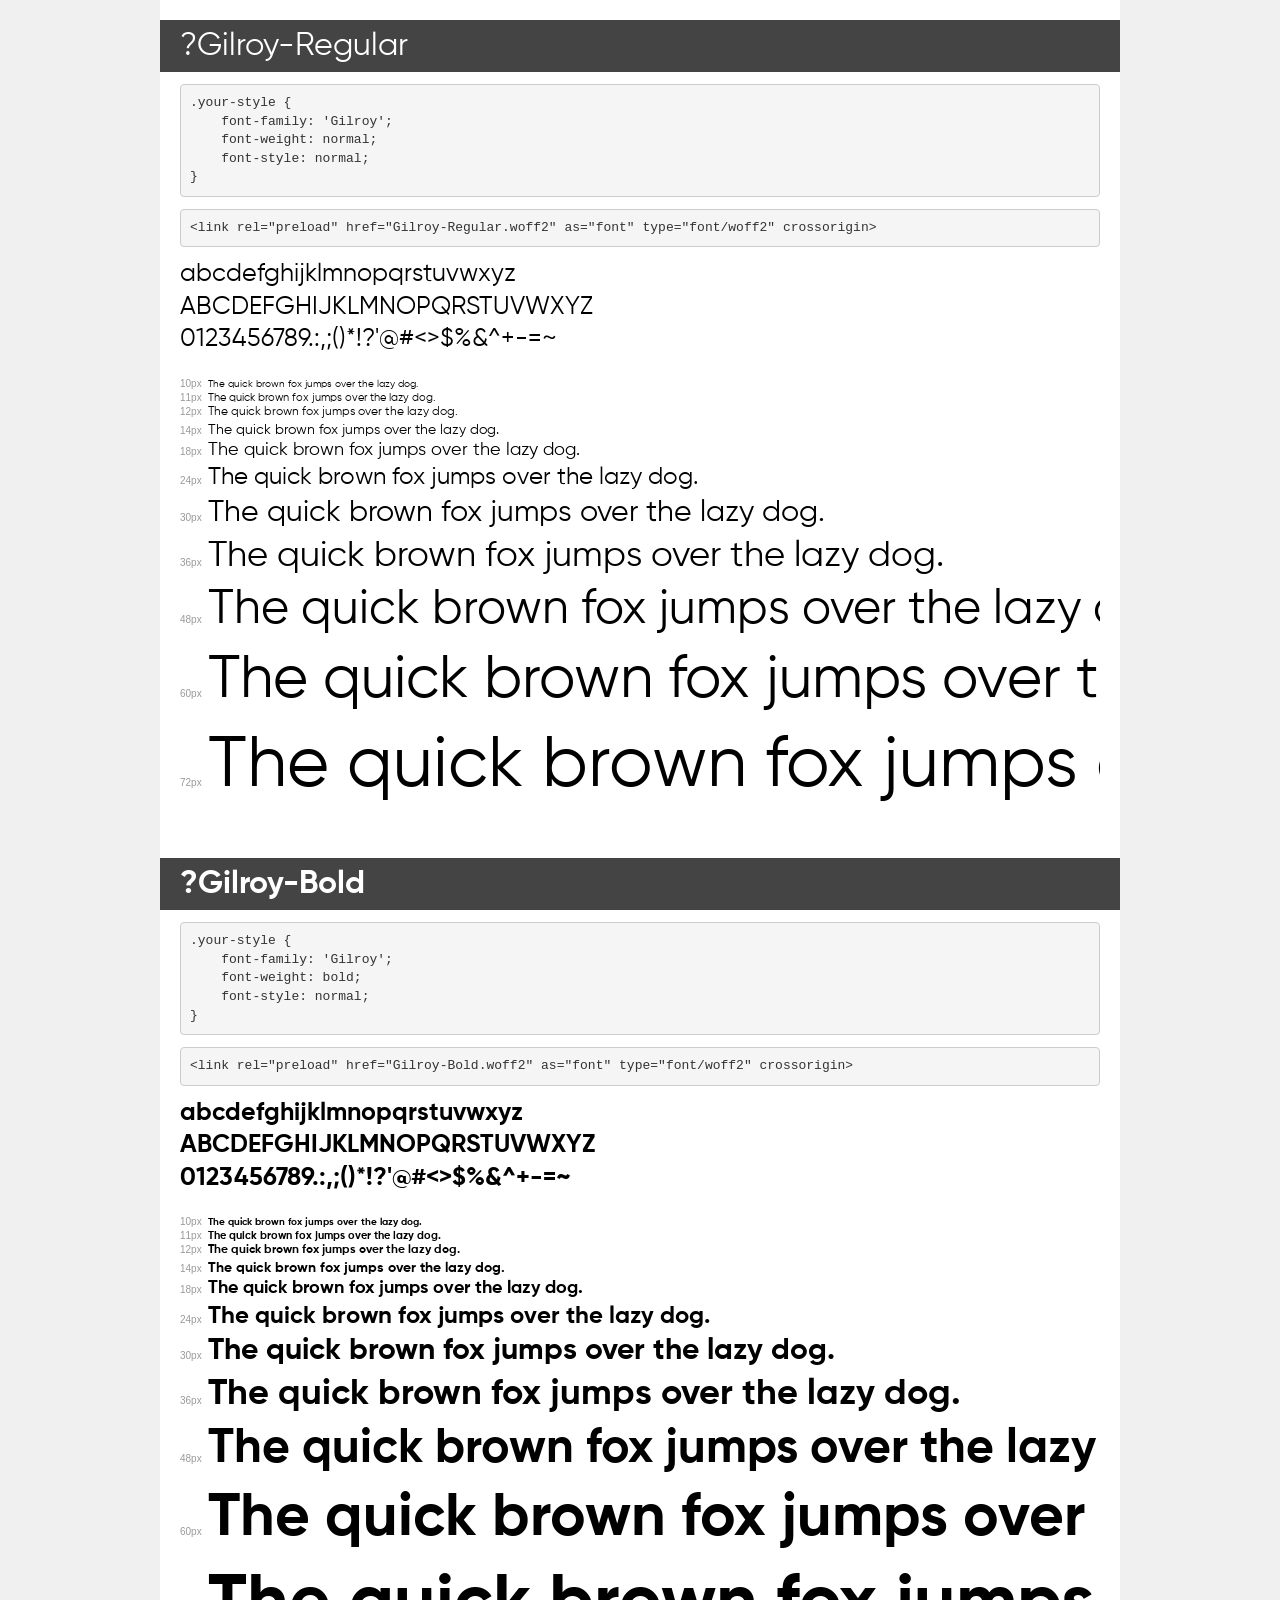
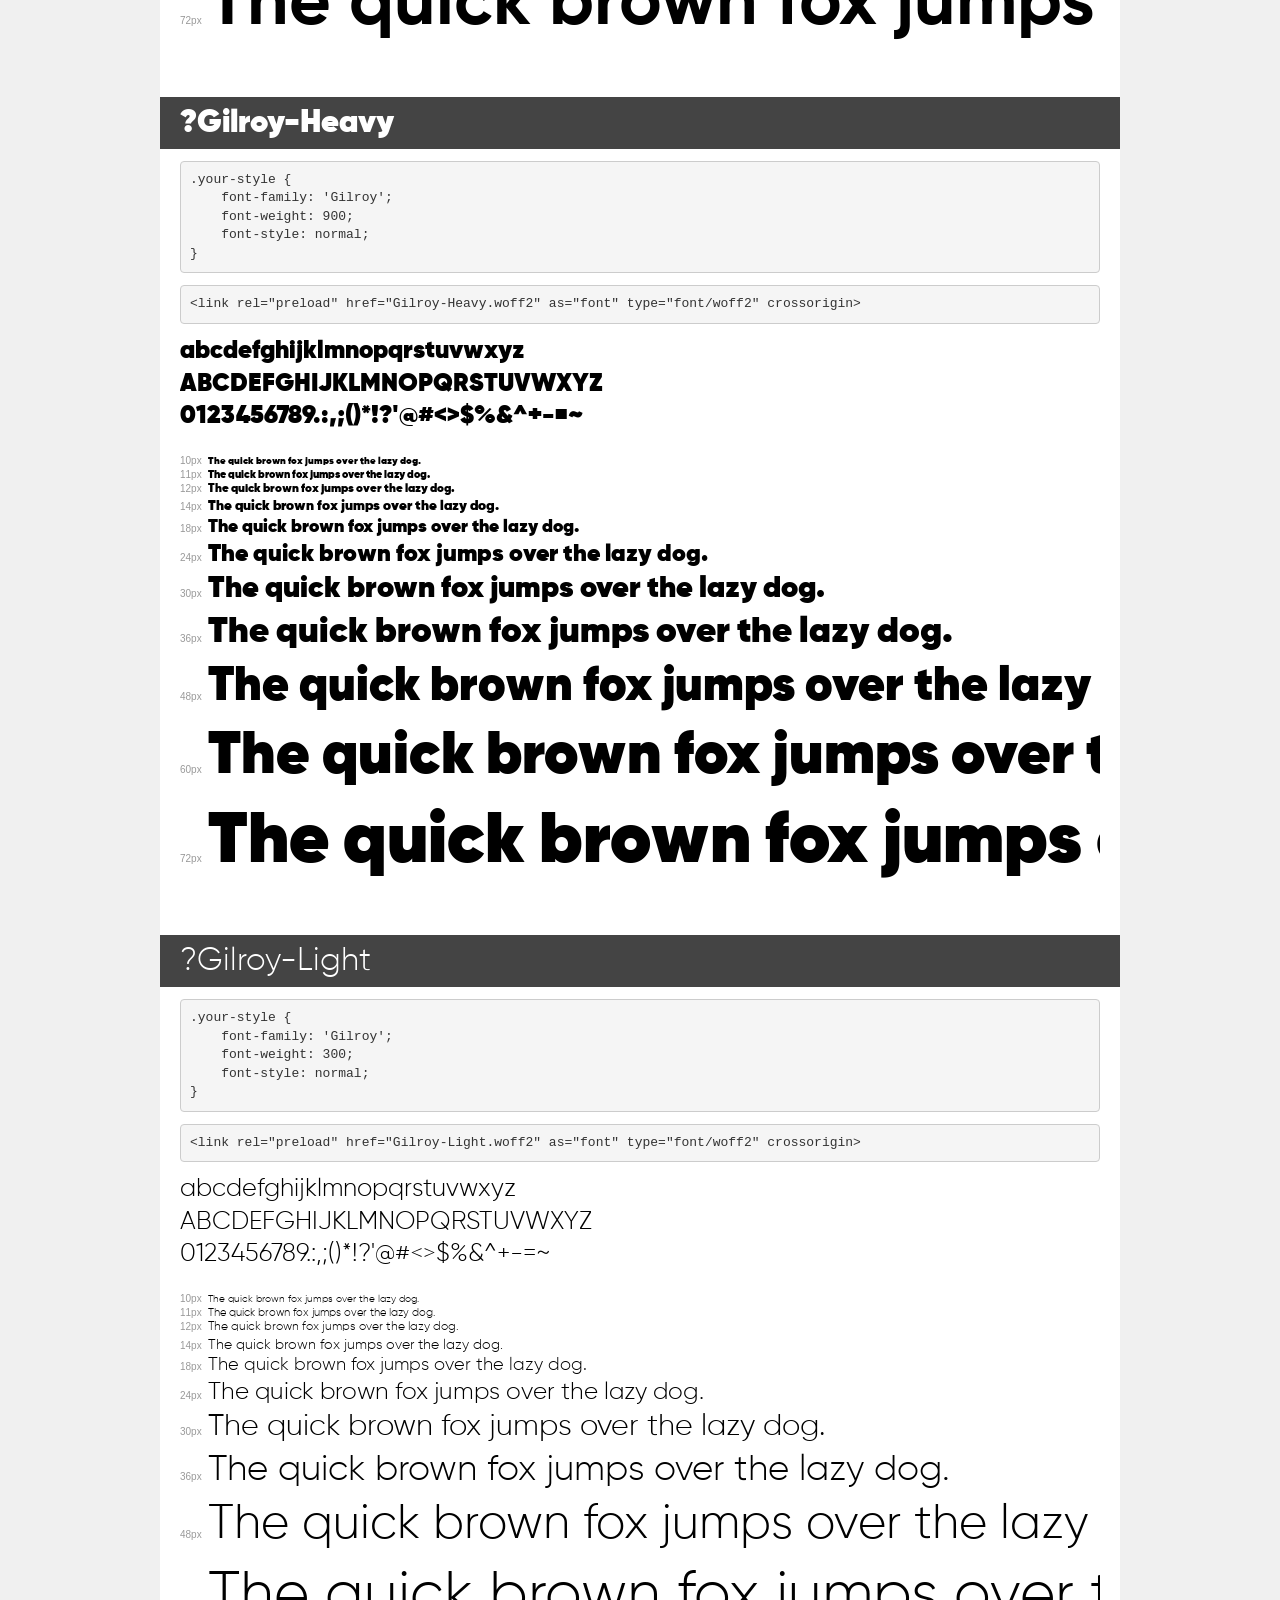
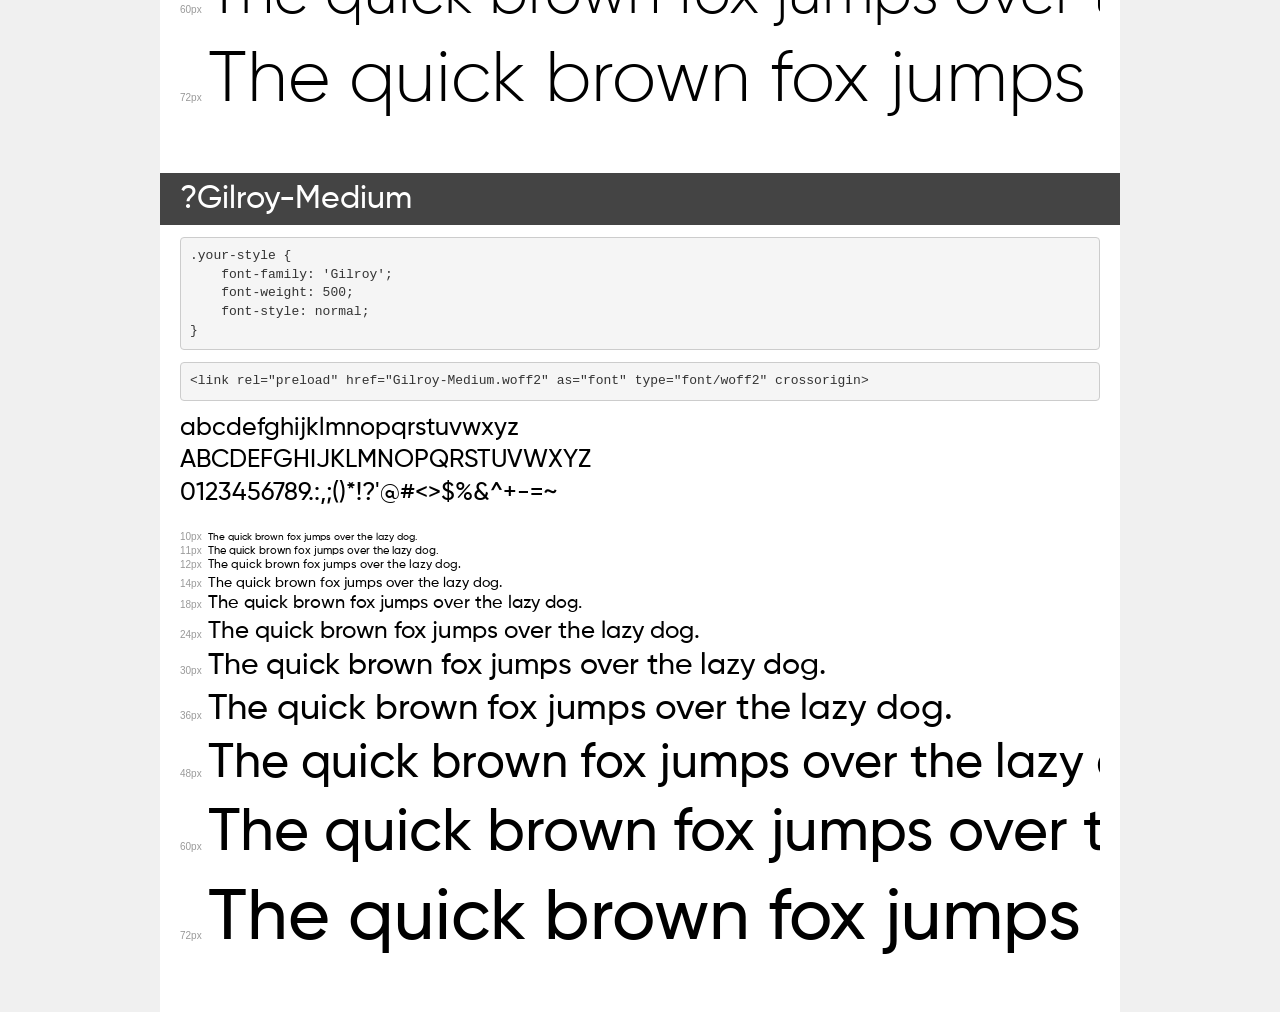
<file: assets/fonts/demo.html>
<!DOCTYPE html>
<html lang="en">
<head>
    <meta charset="utf-8">
    <meta http-equiv="X-UA-Compatible" content="IE=edge">
    <meta name="viewport" content="width=device-width, initial-scale=1">
    <meta name="robots" content="noindex, noarchive">
    <meta name="format-detection" content="telephone=no">
    <title>Transfonter demo</title>
    <link href="stylesheet.css" rel="stylesheet">
    <style>
        /*
        http://meyerweb.com/eric/tools/css/reset/
        v2.0 | 20110126
        License: none (public domain)
        */
        html, body, div, span, applet, object, iframe,
        h1, h2, h3, h4, h5, h6, p, blockquote, pre,
        a, abbr, acronym, address, big, cite, code,
        del, dfn, em, img, ins, kbd, q, s, samp,
        small, strike, strong, sub, sup, tt, var,
        b, u, i, center,
        dl, dt, dd, ol, ul, li,
        fieldset, form, label, legend,
        table, caption, tbody, tfoot, thead, tr, th, td,
        article, aside, canvas, details, embed,
        figure, figcaption, footer, header, hgroup,
        menu, nav, output, ruby, section, summary,
        time, mark, audio, video {
            margin: 0;
            padding: 0;
            border: 0;
            font-size: 100%;
            font: inherit;
            vertical-align: baseline;
        }
        /* HTML5 display-role reset for older browsers */
        article, aside, details, figcaption, figure,
        footer, header, hgroup, menu, nav, section {
            display: block;
        }
        body {
            line-height: 1;
        }
        ol, ul {
            list-style: none;
        }
        blockquote, q {
            quotes: none;
        }
        blockquote:before, blockquote:after,
        q:before, q:after {
            content: '';
            content: none;
        }
        table {
            border-collapse: collapse;
            border-spacing: 0;
        }
        /* demo styles */
        body {
            background: #f0f0f0;
            color: #000;
        }
        .page {
            background: #fff;
            width: 920px;
            margin: 0 auto;
            padding: 20px 20px 0 20px;
            overflow: hidden;
        }
        .font-container {
            overflow-x: auto;
            overflow-y: hidden;
            margin-bottom: 40px;
            line-height: 1.3;
            white-space: nowrap;
            padding-bottom: 5px;
        }
        h1 {
            position: relative;
            background: #444;
            font-size: 32px;
            color: #fff;
            padding: 10px 20px;
            margin: 0 -20px 12px -20px;
        }
        .letters {
            font-size: 25px;
            margin-bottom: 20px;
        }
        .s10:before {
            content: '10px';
        }
        .s11:before {
            content: '11px';
        }
        .s12:before {
            content: '12px';
        }
        .s14:before {
            content: '14px';
        }
        .s18:before {
            content: '18px';
        }
        .s24:before {
            content: '24px';
        }
        .s30:before {
            content: '30px';
        }
        .s36:before {
            content: '36px';
        }
        .s48:before {
            content: '48px';
        }
        .s60:before {
            content: '60px';
        }
        .s72:before {
            content: '72px';
        }
        .s10:before, .s11:before, .s12:before, .s14:before,
        .s18:before, .s24:before, .s30:before, .s36:before,
        .s48:before, .s60:before, .s72:before {
            font-family: Arial, sans-serif;
            font-size: 10px;
            font-weight: normal;
            font-style: normal;
            color: #999;
            padding-right: 6px;
        }
        pre {
            display: block;
            padding: 9px;
            margin: 0 0 12px;
            font-family: Monaco, Menlo, Consolas, "Courier New", monospace;
            font-size: 13px;
            line-height: 1.428571429;
            color: #333;
            font-weight: normal;
            font-style: normal;
            background-color: #f5f5f5;
            border: 1px solid #ccc;
            overflow-x: auto;
            border-radius: 4px;
        }
        /* responsive */
        @media (max-width: 959px) {
            .page {
                width: auto;
                margin: 0;
            }
        }
    </style>
</head>
<body>
<div class="page">
    <div class="demo">
        <h1 style="font-family: 'Gilroy'; font-weight: normal; font-style: normal;">?Gilroy-Regular</h1>
        <pre title="Usage">.your-style {
    font-family: 'Gilroy';
    font-weight: normal;
    font-style: normal;
}</pre>
        <pre title="Preload (optional)">
&lt;link rel=&quot;preload&quot; href=&quot;Gilroy-Regular.woff2&quot; as=&quot;font&quot; type=&quot;font/woff2&quot; crossorigin&gt;</pre>
        <div class="font-container" style="font-family: 'Gilroy'; font-weight: normal; font-style: normal;">
            <p class="letters">
                abcdefghijklmnopqrstuvwxyz<br>
ABCDEFGHIJKLMNOPQRSTUVWXYZ<br>
                0123456789.:,;()*!?'@#&lt;&gt;$%&^+-=~
            </p>
            <p class="s10" style="font-size: 10px;">The quick brown fox jumps over the lazy dog.</p>
            <p class="s11" style="font-size: 11px;">The quick brown fox jumps over the lazy dog.</p>
            <p class="s12" style="font-size: 12px;">The quick brown fox jumps over the lazy dog.</p>
            <p class="s14" style="font-size: 14px;">The quick brown fox jumps over the lazy dog.</p>
            <p class="s18" style="font-size: 18px;">The quick brown fox jumps over the lazy dog.</p>
            <p class="s24" style="font-size: 24px;">The quick brown fox jumps over the lazy dog.</p>
            <p class="s30" style="font-size: 30px;">The quick brown fox jumps over the lazy dog.</p>
            <p class="s36" style="font-size: 36px;">The quick brown fox jumps over the lazy dog.</p>
            <p class="s48" style="font-size: 48px;">The quick brown fox jumps over the lazy dog.</p>
            <p class="s60" style="font-size: 60px;">The quick brown fox jumps over the lazy dog.</p>
            <p class="s72" style="font-size: 72px;">The quick brown fox jumps over the lazy dog.</p>
        </div>
    </div>

    <div class="demo">
        <h1 style="font-family: 'Gilroy'; font-weight: bold; font-style: normal;">?Gilroy-Bold</h1>
        <pre title="Usage">.your-style {
    font-family: 'Gilroy';
    font-weight: bold;
    font-style: normal;
}</pre>
        <pre title="Preload (optional)">
&lt;link rel=&quot;preload&quot; href=&quot;Gilroy-Bold.woff2&quot; as=&quot;font&quot; type=&quot;font/woff2&quot; crossorigin&gt;</pre>
        <div class="font-container" style="font-family: 'Gilroy'; font-weight: bold; font-style: normal;">
            <p class="letters">
                abcdefghijklmnopqrstuvwxyz<br>
ABCDEFGHIJKLMNOPQRSTUVWXYZ<br>
                0123456789.:,;()*!?'@#&lt;&gt;$%&^+-=~
            </p>
            <p class="s10" style="font-size: 10px;">The quick brown fox jumps over the lazy dog.</p>
            <p class="s11" style="font-size: 11px;">The quick brown fox jumps over the lazy dog.</p>
            <p class="s12" style="font-size: 12px;">The quick brown fox jumps over the lazy dog.</p>
            <p class="s14" style="font-size: 14px;">The quick brown fox jumps over the lazy dog.</p>
            <p class="s18" style="font-size: 18px;">The quick brown fox jumps over the lazy dog.</p>
            <p class="s24" style="font-size: 24px;">The quick brown fox jumps over the lazy dog.</p>
            <p class="s30" style="font-size: 30px;">The quick brown fox jumps over the lazy dog.</p>
            <p class="s36" style="font-size: 36px;">The quick brown fox jumps over the lazy dog.</p>
            <p class="s48" style="font-size: 48px;">The quick brown fox jumps over the lazy dog.</p>
            <p class="s60" style="font-size: 60px;">The quick brown fox jumps over the lazy dog.</p>
            <p class="s72" style="font-size: 72px;">The quick brown fox jumps over the lazy dog.</p>
        </div>
    </div>

    <div class="demo">
        <h1 style="font-family: 'Gilroy'; font-weight: 900; font-style: normal;">?Gilroy-Heavy</h1>
        <pre title="Usage">.your-style {
    font-family: 'Gilroy';
    font-weight: 900;
    font-style: normal;
}</pre>
        <pre title="Preload (optional)">
&lt;link rel=&quot;preload&quot; href=&quot;Gilroy-Heavy.woff2&quot; as=&quot;font&quot; type=&quot;font/woff2&quot; crossorigin&gt;</pre>
        <div class="font-container" style="font-family: 'Gilroy'; font-weight: 900; font-style: normal;">
            <p class="letters">
                abcdefghijklmnopqrstuvwxyz<br>
ABCDEFGHIJKLMNOPQRSTUVWXYZ<br>
                0123456789.:,;()*!?'@#&lt;&gt;$%&^+-=~
            </p>
            <p class="s10" style="font-size: 10px;">The quick brown fox jumps over the lazy dog.</p>
            <p class="s11" style="font-size: 11px;">The quick brown fox jumps over the lazy dog.</p>
            <p class="s12" style="font-size: 12px;">The quick brown fox jumps over the lazy dog.</p>
            <p class="s14" style="font-size: 14px;">The quick brown fox jumps over the lazy dog.</p>
            <p class="s18" style="font-size: 18px;">The quick brown fox jumps over the lazy dog.</p>
            <p class="s24" style="font-size: 24px;">The quick brown fox jumps over the lazy dog.</p>
            <p class="s30" style="font-size: 30px;">The quick brown fox jumps over the lazy dog.</p>
            <p class="s36" style="font-size: 36px;">The quick brown fox jumps over the lazy dog.</p>
            <p class="s48" style="font-size: 48px;">The quick brown fox jumps over the lazy dog.</p>
            <p class="s60" style="font-size: 60px;">The quick brown fox jumps over the lazy dog.</p>
            <p class="s72" style="font-size: 72px;">The quick brown fox jumps over the lazy dog.</p>
        </div>
    </div>

    <div class="demo">
        <h1 style="font-family: 'Gilroy'; font-weight: 300; font-style: normal;">?Gilroy-Light</h1>
        <pre title="Usage">.your-style {
    font-family: 'Gilroy';
    font-weight: 300;
    font-style: normal;
}</pre>
        <pre title="Preload (optional)">
&lt;link rel=&quot;preload&quot; href=&quot;Gilroy-Light.woff2&quot; as=&quot;font&quot; type=&quot;font/woff2&quot; crossorigin&gt;</pre>
        <div class="font-container" style="font-family: 'Gilroy'; font-weight: 300; font-style: normal;">
            <p class="letters">
                abcdefghijklmnopqrstuvwxyz<br>
ABCDEFGHIJKLMNOPQRSTUVWXYZ<br>
                0123456789.:,;()*!?'@#&lt;&gt;$%&^+-=~
            </p>
            <p class="s10" style="font-size: 10px;">The quick brown fox jumps over the lazy dog.</p>
            <p class="s11" style="font-size: 11px;">The quick brown fox jumps over the lazy dog.</p>
            <p class="s12" style="font-size: 12px;">The quick brown fox jumps over the lazy dog.</p>
            <p class="s14" style="font-size: 14px;">The quick brown fox jumps over the lazy dog.</p>
            <p class="s18" style="font-size: 18px;">The quick brown fox jumps over the lazy dog.</p>
            <p class="s24" style="font-size: 24px;">The quick brown fox jumps over the lazy dog.</p>
            <p class="s30" style="font-size: 30px;">The quick brown fox jumps over the lazy dog.</p>
            <p class="s36" style="font-size: 36px;">The quick brown fox jumps over the lazy dog.</p>
            <p class="s48" style="font-size: 48px;">The quick brown fox jumps over the lazy dog.</p>
            <p class="s60" style="font-size: 60px;">The quick brown fox jumps over the lazy dog.</p>
            <p class="s72" style="font-size: 72px;">The quick brown fox jumps over the lazy dog.</p>
        </div>
    </div>

    <div class="demo">
        <h1 style="font-family: 'Gilroy'; font-weight: 500; font-style: normal;">?Gilroy-Medium</h1>
        <pre title="Usage">.your-style {
    font-family: 'Gilroy';
    font-weight: 500;
    font-style: normal;
}</pre>
        <pre title="Preload (optional)">
&lt;link rel=&quot;preload&quot; href=&quot;Gilroy-Medium.woff2&quot; as=&quot;font&quot; type=&quot;font/woff2&quot; crossorigin&gt;</pre>
        <div class="font-container" style="font-family: 'Gilroy'; font-weight: 500; font-style: normal;">
            <p class="letters">
                abcdefghijklmnopqrstuvwxyz<br>
ABCDEFGHIJKLMNOPQRSTUVWXYZ<br>
                0123456789.:,;()*!?'@#&lt;&gt;$%&^+-=~
            </p>
            <p class="s10" style="font-size: 10px;">The quick brown fox jumps over the lazy dog.</p>
            <p class="s11" style="font-size: 11px;">The quick brown fox jumps over the lazy dog.</p>
            <p class="s12" style="font-size: 12px;">The quick brown fox jumps over the lazy dog.</p>
            <p class="s14" style="font-size: 14px;">The quick brown fox jumps over the lazy dog.</p>
            <p class="s18" style="font-size: 18px;">The quick brown fox jumps over the lazy dog.</p>
            <p class="s24" style="font-size: 24px;">The quick brown fox jumps over the lazy dog.</p>
            <p class="s30" style="font-size: 30px;">The quick brown fox jumps over the lazy dog.</p>
            <p class="s36" style="font-size: 36px;">The quick brown fox jumps over the lazy dog.</p>
            <p class="s48" style="font-size: 48px;">The quick brown fox jumps over the lazy dog.</p>
            <p class="s60" style="font-size: 60px;">The quick brown fox jumps over the lazy dog.</p>
            <p class="s72" style="font-size: 72px;">The quick brown fox jumps over the lazy dog.</p>
        </div>
    </div>

</div>
</body>
</html>
</file>
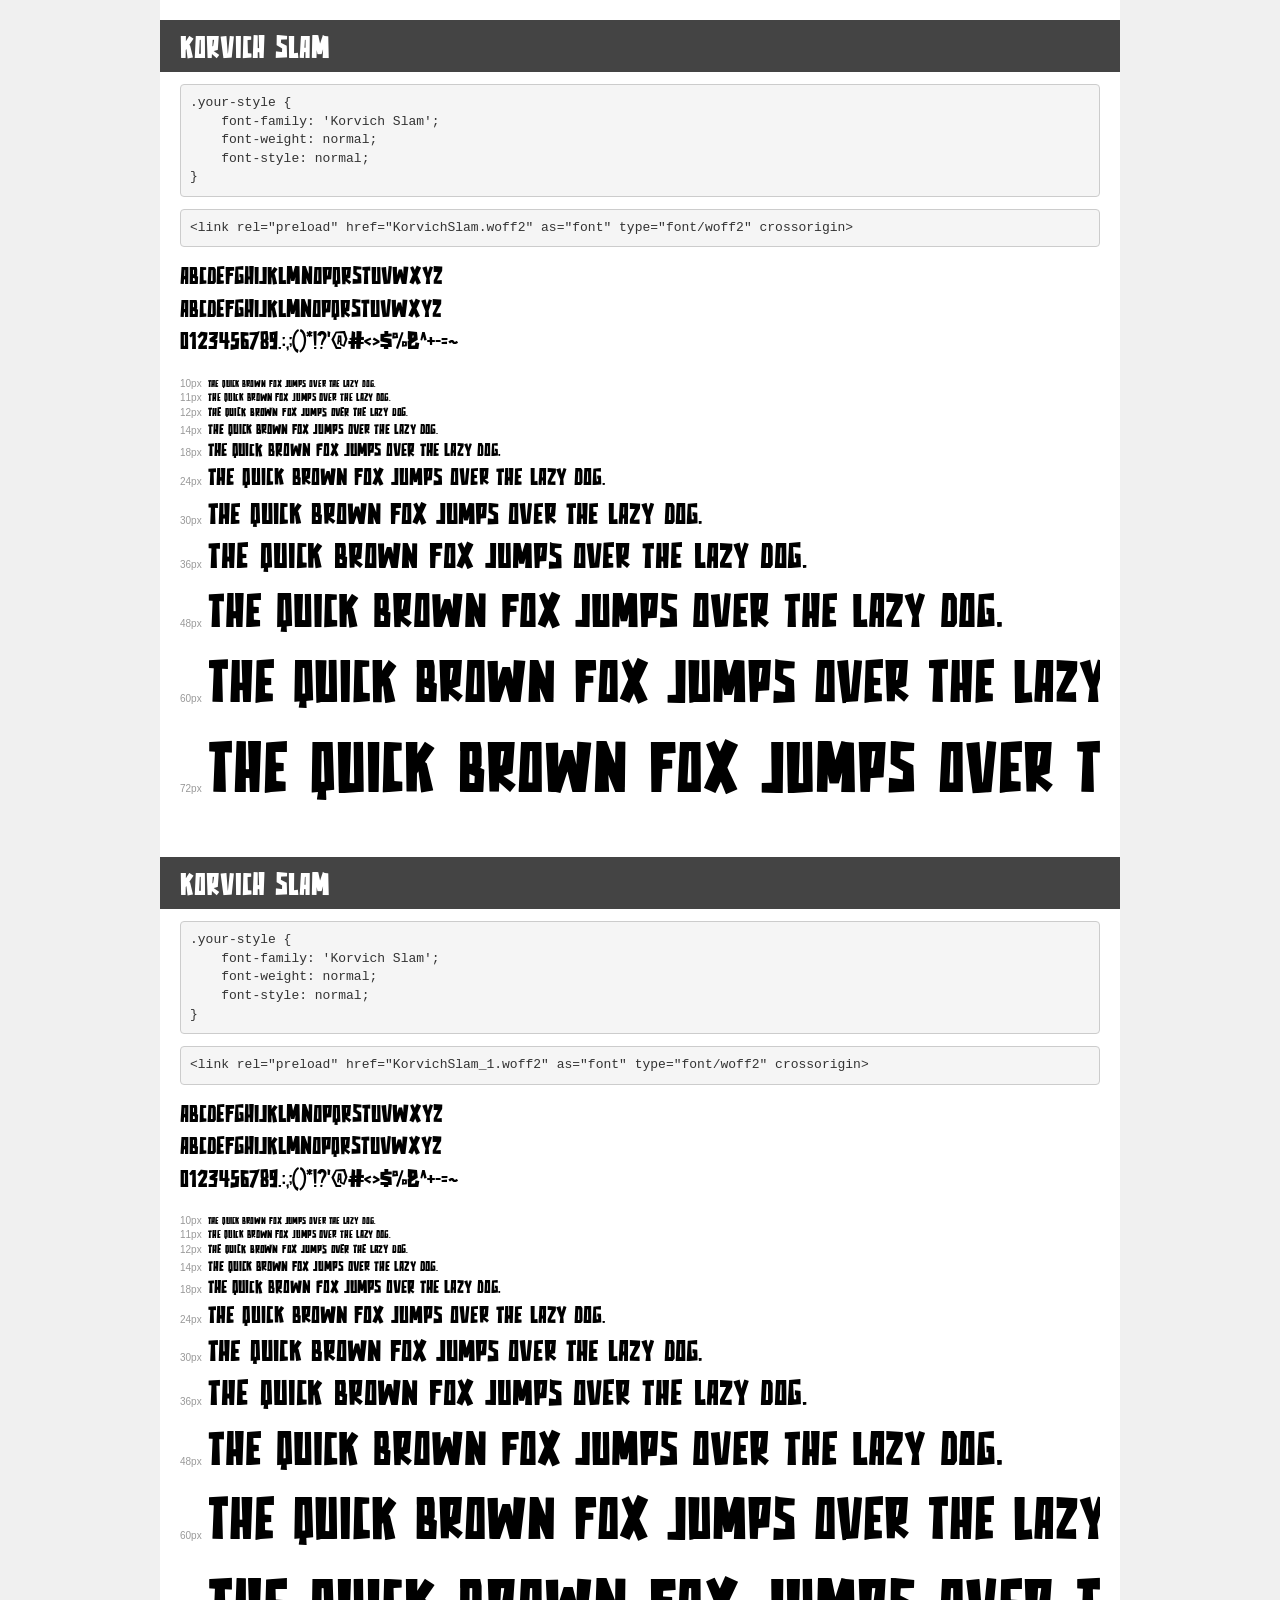
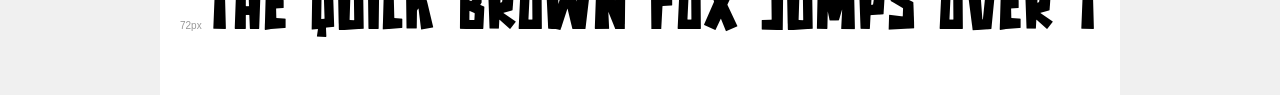
<file: assets/fonts2/demo.html>
<!DOCTYPE html>
<html lang="en">
<head>
    <meta charset="utf-8">
    <meta http-equiv="X-UA-Compatible" content="IE=edge">
    <meta name="viewport" content="width=device-width, initial-scale=1">
    <meta name="robots" content="noindex, noarchive">
    <meta name="format-detection" content="telephone=no">
    <title>Transfonter demo</title>
    <link href="stylesheet.css" rel="stylesheet">
    <style>
        /*
        http://meyerweb.com/eric/tools/css/reset/
        v2.0 | 20110126
        License: none (public domain)
        */
        html, body, div, span, applet, object, iframe,
        h1, h2, h3, h4, h5, h6, p, blockquote, pre,
        a, abbr, acronym, address, big, cite, code,
        del, dfn, em, img, ins, kbd, q, s, samp,
        small, strike, strong, sub, sup, tt, var,
        b, u, i, center,
        dl, dt, dd, ol, ul, li,
        fieldset, form, label, legend,
        table, caption, tbody, tfoot, thead, tr, th, td,
        article, aside, canvas, details, embed,
        figure, figcaption, footer, header, hgroup,
        menu, nav, output, ruby, section, summary,
        time, mark, audio, video {
            margin: 0;
            padding: 0;
            border: 0;
            font-size: 100%;
            font: inherit;
            vertical-align: baseline;
        }
        /* HTML5 display-role reset for older browsers */
        article, aside, details, figcaption, figure,
        footer, header, hgroup, menu, nav, section {
            display: block;
        }
        body {
            line-height: 1;
        }
        ol, ul {
            list-style: none;
        }
        blockquote, q {
            quotes: none;
        }
        blockquote:before, blockquote:after,
        q:before, q:after {
            content: '';
            content: none;
        }
        table {
            border-collapse: collapse;
            border-spacing: 0;
        }
        /* demo styles */
        body {
            background: #f0f0f0;
            color: #000;
        }
        .page {
            background: #fff;
            width: 920px;
            margin: 0 auto;
            padding: 20px 20px 0 20px;
            overflow: hidden;
        }
        .font-container {
            overflow-x: auto;
            overflow-y: hidden;
            margin-bottom: 40px;
            line-height: 1.3;
            white-space: nowrap;
            padding-bottom: 5px;
        }
        h1 {
            position: relative;
            background: #444;
            font-size: 32px;
            color: #fff;
            padding: 10px 20px;
            margin: 0 -20px 12px -20px;
        }
        .letters {
            font-size: 25px;
            margin-bottom: 20px;
        }
        .s10:before {
            content: '10px';
        }
        .s11:before {
            content: '11px';
        }
        .s12:before {
            content: '12px';
        }
        .s14:before {
            content: '14px';
        }
        .s18:before {
            content: '18px';
        }
        .s24:before {
            content: '24px';
        }
        .s30:before {
            content: '30px';
        }
        .s36:before {
            content: '36px';
        }
        .s48:before {
            content: '48px';
        }
        .s60:before {
            content: '60px';
        }
        .s72:before {
            content: '72px';
        }
        .s10:before, .s11:before, .s12:before, .s14:before,
        .s18:before, .s24:before, .s30:before, .s36:before,
        .s48:before, .s60:before, .s72:before {
            font-family: Arial, sans-serif;
            font-size: 10px;
            font-weight: normal;
            font-style: normal;
            color: #999;
            padding-right: 6px;
        }
        pre {
            display: block;
            padding: 9px;
            margin: 0 0 12px;
            font-family: Monaco, Menlo, Consolas, "Courier New", monospace;
            font-size: 13px;
            line-height: 1.428571429;
            color: #333;
            font-weight: normal;
            font-style: normal;
            background-color: #f5f5f5;
            border: 1px solid #ccc;
            overflow-x: auto;
            border-radius: 4px;
        }
        /* responsive */
        @media (max-width: 959px) {
            .page {
                width: auto;
                margin: 0;
            }
        }
    </style>
</head>
<body>
<div class="page">
    <div class="demo">
        <h1 style="font-family: 'Korvich Slam'; font-weight: normal; font-style: normal;">Korvich Slam</h1>
        <pre title="Usage">.your-style {
    font-family: 'Korvich Slam';
    font-weight: normal;
    font-style: normal;
}</pre>
        <pre title="Preload (optional)">
&lt;link rel=&quot;preload&quot; href=&quot;KorvichSlam.woff2&quot; as=&quot;font&quot; type=&quot;font/woff2&quot; crossorigin&gt;</pre>
        <div class="font-container" style="font-family: 'Korvich Slam'; font-weight: normal; font-style: normal;">
            <p class="letters">
                abcdefghijklmnopqrstuvwxyz<br>
ABCDEFGHIJKLMNOPQRSTUVWXYZ<br>
                0123456789.:,;()*!?'@#&lt;&gt;$%&^+-=~
            </p>
            <p class="s10" style="font-size: 10px;">The quick brown fox jumps over the lazy dog.</p>
            <p class="s11" style="font-size: 11px;">The quick brown fox jumps over the lazy dog.</p>
            <p class="s12" style="font-size: 12px;">The quick brown fox jumps over the lazy dog.</p>
            <p class="s14" style="font-size: 14px;">The quick brown fox jumps over the lazy dog.</p>
            <p class="s18" style="font-size: 18px;">The quick brown fox jumps over the lazy dog.</p>
            <p class="s24" style="font-size: 24px;">The quick brown fox jumps over the lazy dog.</p>
            <p class="s30" style="font-size: 30px;">The quick brown fox jumps over the lazy dog.</p>
            <p class="s36" style="font-size: 36px;">The quick brown fox jumps over the lazy dog.</p>
            <p class="s48" style="font-size: 48px;">The quick brown fox jumps over the lazy dog.</p>
            <p class="s60" style="font-size: 60px;">The quick brown fox jumps over the lazy dog.</p>
            <p class="s72" style="font-size: 72px;">The quick brown fox jumps over the lazy dog.</p>
        </div>
    </div>

    <div class="demo">
        <h1 style="font-family: 'Korvich Slam'; font-weight: normal; font-style: normal;">Korvich Slam</h1>
        <pre title="Usage">.your-style {
    font-family: 'Korvich Slam';
    font-weight: normal;
    font-style: normal;
}</pre>
        <pre title="Preload (optional)">
&lt;link rel=&quot;preload&quot; href=&quot;KorvichSlam_1.woff2&quot; as=&quot;font&quot; type=&quot;font/woff2&quot; crossorigin&gt;</pre>
        <div class="font-container" style="font-family: 'Korvich Slam'; font-weight: normal; font-style: normal;">
            <p class="letters">
                abcdefghijklmnopqrstuvwxyz<br>
ABCDEFGHIJKLMNOPQRSTUVWXYZ<br>
                0123456789.:,;()*!?'@#&lt;&gt;$%&^+-=~
            </p>
            <p class="s10" style="font-size: 10px;">The quick brown fox jumps over the lazy dog.</p>
            <p class="s11" style="font-size: 11px;">The quick brown fox jumps over the lazy dog.</p>
            <p class="s12" style="font-size: 12px;">The quick brown fox jumps over the lazy dog.</p>
            <p class="s14" style="font-size: 14px;">The quick brown fox jumps over the lazy dog.</p>
            <p class="s18" style="font-size: 18px;">The quick brown fox jumps over the lazy dog.</p>
            <p class="s24" style="font-size: 24px;">The quick brown fox jumps over the lazy dog.</p>
            <p class="s30" style="font-size: 30px;">The quick brown fox jumps over the lazy dog.</p>
            <p class="s36" style="font-size: 36px;">The quick brown fox jumps over the lazy dog.</p>
            <p class="s48" style="font-size: 48px;">The quick brown fox jumps over the lazy dog.</p>
            <p class="s60" style="font-size: 60px;">The quick brown fox jumps over the lazy dog.</p>
            <p class="s72" style="font-size: 72px;">The quick brown fox jumps over the lazy dog.</p>
        </div>
    </div>

</div>
</body>
</html>
</file>
<file: assets/fonts2/stylesheet.css>
@font-face {
    font-family: 'Korvich Slam';
    src: url('KorvichSlam.woff2') format('woff2'),
        url('KorvichSlam.woff') format('woff');
    font-weight: normal;
    font-style: normal;
    font-display: swap;
}

@font-face {
    font-family: 'Korvich Slam';
    src: url('KorvichSlam_1.woff2') format('woff2'),
        url('KorvichSlam_1.woff') format('woff');
    font-weight: normal;
    font-style: normal;
    font-display: swap;
}
</file>
<file: assets/css/style.css>
@import url('https://fonts.googleapis.com/css2?family=Lato:ital,wght@0,100;0,300;0,400;0,700;0,900;1,100;1,300;1,400;1,700;1,900&display=swap');
* {
    margin: 0;
    padding: 0;
    box-sizing: border-box;
}

h1,
h2,
h3,
h5,
h4,
h6,
p,
ul,
li,
figure {
    margin: 0;
    line-height: 1.2;
}

.heading h2 {
    padding-bottom: 20px;
}

/* .heading:has(>h2:only-child)>h2 {
    padding: 0;
} */

section {
    padding: 100px 0;
}

.heading {
    text-align: center;
}

h2 {
    font-size: 50px;
    line-height: 1.1;
    font-weight: 300;
}

h2 span {
    font-weight: 900;
}

p,
li {
    font-size: 25px;
    line-height: 1.3;
    color: #565656;
}

html,
body {
    font-family: "Lato", sans-serif;
}

.container {
    max-width: 100%;
    padding: 0 200px;
}

:root {
    --red: #e31937;
    --blue: #513f88;
    --yellow: #f2bf18;
    --blue: #00418d;
    --ink: #111111;
    --white: #ffffff;
}

body {
    overflow-x: hidden;
}


/* banner section css start */

.banner {
    background-image: url(../img/banner.jpg);
    background-repeat: no-repeat;
    background-size: cover;
    height: 100vh;
    color: #ffffff;
    padding: 0 0 150px;
    place-content: end;
}

.logo {
    position: absolute;
    left: 30px;
    top: 50px;
}

.banner h2 {
    font-size: 100px;
    font-weight: 900;
}

.banner h1 {
    font-size: 28px;
}

.banner h3 {
    font-size: 46px;
}

.banner h4 {
    color: #e8b423;
    padding: 30px 0 70px;
    font-size: 25px;
}

.banner .admi {
    display: flex;
}

.banner .admi h5 {
    font-size: 30px;
    line-height: 1.4;
    display: block;
    border-bottom: 2px solid #e4ba18;
    padding-bottom: 35px;
    width: calc(20% - 40px);
    margin-right: 40px;
}

.banner .admi .ad {
    display: flex;
    background: #c8deffe6;
    padding: 30px;
    width: 80%;
    justify-content: center;
}

.banner .admi .ad h6 {
    font-size: 35px;
    color: #002d72;
    font-weight: 900;
}

.banner .admi .ad .item {
    border-right: 2px solid #002d72;
    padding: 0 30px;
    text-align: center;
}

.banner .admi .ad p {
    font-size: 18px;
    text-align: center;
    color: #000;
    font-weight: 600;
}

.banner .admi .ad h6 span {
    font-size: 20px;
    position: relative;
    top: -10px;
}

.banner .admi .ad .item:last-child {
    border: none;
}


/* banner section css end */


/* corporate section css start */

.corporate {
    position: relative;
    overflow: hidden;
    background: linear-gradient( 105deg, #c8dbef 0%, #e7eef5 32%, #f7f5ee 58%, #ffffff 72%);
    padding-bottom: 0;
    z-index: 1;
}

.corporate .heading {
    text-align: left;
}

.corporate .heading p span {
    font-weight: 900;
    color: #002d72;
}

.corporate h3 {
    font-size: 8vw;
    text-align: center;
    position: absolute;
    bottom: 0;
    left: 0;
    width: 100%;
    z-index: -1;
    color: #f6f6f6;
    font-weight: 900;
}

.corporate::after {
    content: "";
    position: absolute;
    right: 0;
    top: 0;
    width: 35%;
    height: 100%;
    background: #e4ba18;
    z-index: -1;
    clip-path: polygon(50% 0%, 100% 0%, 100% 100%, 0% 100%);
}

.corporate .container {
    padding-right: 0;
}

.corporate .heading h2 {
    padding-bottom: 40px;
}


/* corporate section css end */


/* scholarship section css start */

.scholarships figure {
    margin-top: 30px;
}

.scholarships h3 {
    background: #e6b820;
    text-align: center;
    font-size: 30px;
    padding: 15px;
    color: #002e73;
    font-weight: 600;
    text-transform: uppercase;
    margin-bottom: 20px;
}

.scholarships .cri {
    display: flex;
    gap: 30px;
}

.scholarships .cri .item {
    width: 50%;
}

.scholarships .cri .item h3 {
    background: #002e73;
    color: #e6b820;
}

.scholarships .cri .item ul {
    list-style: none;
    padding: 0;
}

.scholarships .cri .item ul li {
    padding-bottom: 20px;
    border-bottom: 2px solid #bcbcbc;
    margin-bottom: 20px;
    font-size: 22px;
    color: #000;
    font-weight: 800;
}

.scholarships .cri .item ul li:last-child {
    border-bottom: 0;
}

.scholarships .nav .nav-link {
    border: none;
    color: #626262;
    position: relative;
    width: 100%;
    text-align: left;
    padding: 0 0 20px;
    margin-bottom: 20px;
    transition: all 0.5s;
}

.scholarships .nav {
    border: none;
}

.scholarships .nav .nav-link::after {
    content: "";
    position: absolute;
    left: 0;
    bottom: 0;
    width: 0;
    height: 2px;
    background: #002e73;
    transition: all 0.5s;
}

.scholarships .nav li {
    width: 100%;
}

.scholarships .nav .nav-link.active::after {
    width: 100%;
}

.scholarships .nav .nav-link.active {
    color: #002e73;
    font-weight: 900;
}

.scholarships .col-lg-9 {
    margin-left: auto;
    position: relative;
}

.scholarships .cli {
    display: flex;
    gap: 60px;
    margin-top: -70px;
}

.scholarships .cli .clip {
    background: #ffffff;
    padding: 100px 70px;
    height: 17vw;
    width: 17vw;
   clip-path: polygon(70.71% 100%, 100% 70.71%, 100% 29.29%, 70.71% 0%, 29.29% 0%, 0% 29.29%, 0% 70.71%, 29.29% 100%);
    text-align: center;
    place-content: center;
    color: #002e73;
}

.scholarships .cli .clip h4 {
    font-weight: 700;
    font-size: 25px;
    line-height: 1.4;
}

.scholarships::after {
    content: "";
    position: absolute;
    bottom: 0;
    left: 50%;
    background: #d4e6ff;
    width: calc(100% - 400px);
    height: 38%;
    z-index: -1;
    transform: translate(-50%, 0);
}

.scholarships {
    position: relative;
}


/* scholarship section css end */


/* learn section css start */

.learn {
    padding: 0 0;
}

.nm figure {
    width: 40%;
}

.nm figure img {
    width: 100%;
}

.fullCon {
    padding: 100px 0px 100px 100px;
    position: relative;
}

.fullCon::after {
    content: "";
    position: absolute;
    top: 0;
    left: 0;
    width: calc(100% - 200px);
    height: 74%;
    background: #e6b820;
    z-index: -1;
}

.learn .container {
    padding-right: 0;
}

.fullCon .heading {
    text-align: left;
}

.learn .row .col-lg-6:first-child {
    place-content: end;
}

.lftSlider img {
    filter: grayscale(1)
}

.lftSlider .swiper-slide.swiper-slide-active img {
    filter: grayscale(0)
}

.nm {
    display: flex;
    justify-content: space-between;
    align-items: flex-start;
}

.nm figcaption {
    font-size: 35px;
    color: #002e73;
    font-weight: 900;
    margin-top: 100px;
    position: relative;
    padding-bottom: 30px;
    width: 50%;
}

.nm figcaption span {
    display: block;
    font-size: 24px;
    font-weight: 500;
    color: #000;
}

.nm figcaption::after {
    content: "";
    position: absolute;
    left: 0;
    bottom: 0;
    width: 100px;
    height: 4px;
    background: #fff;
}

.fullCon .col-lg-6 {
    margin-top: -450px;
    padding-right: 100px;
}

.lftSlider {
    padding-bottom: 60px;
}

.lftSlider .swiper-pagination-bullet {
    background: #fff;
    opacity: 1;
}

.lftSlider .swiper-pagination-bullet-active {
    background: #00418d;
}


/* learn section css end */


/* form css start */

.form-sec {
    position: fixed;
    top: 10%;
    right: 0px;
    width: 320px;
    background: transparent;
    padding: 0px;
    z-index: 9;
    transition: .3s all;
    z-index: 9999;
    border-radius: 0;
}

.form-sec .close {
    position: absolute;
    top: 10px;
    right: 10px;
    color: #ffffff;
    font-size: 21px;
    background: transparent;
    border: none;
    cursor: pointer;
}

.slide-righta.form-sec {
    transform: translatex(120%);
    transition: .3s all;
}

.hides.form-sec {
    transform: translatex(120%);
    transition: .3s all;
}

.adm-txt h3 {
    font-size: 27px;
    color: #ffffff;
}

.adm-txt h4 {
    font-size: 23px;
    color: #fff;
}

.adm-txt {
    color: #000;
    text-align: center;
    margin-bottom: 12px;
    line-height: 30px;
}

.form-group {
    margin-bottom: 1rem;
    width: 100%;
}

.form-sec .form-group {
    position: relative;
    padding-left: 20px;
    background: #ffffff;
    border-radius: 0;
    margin-bottom: 21px;
}

.form-sec .form-group::before {
    position: absolute;
    content: "";
    width: 30px;
    height: 40px;
    background-position: -3px -11px;
    top: 7px;
    left: 4px;
}

.form-sec .form-group.email::before {
    background-position: -3px -57px;
    width: 30px;
}

.form-sec .form-group.Mobile::before {
    background-position: -4px -103px;
}

.form-sec .form-group.State::before {
    background-position: 1px -161px;
    top: 5px;
    height: 25px;
    width: 33px;
    background-size: 30px;
}

.form-sec .form-group.City::before {
    background-position: -3px -242px;
    top: 5px;
    height: 21px;
}


/* .checkbox-label input:checked~.checkmark {
    background-color: #fff;
} */

.checkmark {
    position: absolute;
    top: 3px;
    left: 0;
    height: 14px;
    width: 14px;
    border: solid 1px #fff;
    /* background: black;
    background-color: black; */
    border-radius: 0;
}

.checkbox-label input {
    position: absolute;
    opacity: 0;
    cursor: pointer;
    height: 0;
    width: 0;
}

.checkbox-label .checkmark::after {
    left: 4px;
    top: 1px;
    width: 4px;
    height: 8px;
    border: solid #ffffff;
    border-width: 0 2px 2px 0;
    transform: rotate(45deg);
}

.checkbox-label input:checked~.checkmark:after {
    display: block;
}

.checkmark:after {
    content: "";
    position: absolute;
    display: none;
}

.checkbox-label {
    display: block;
    position: relative;
    padding-left: 20px;
    margin-bottom: -1px;
    cursor: pointer;
    font-size: 14px;
    -webkit-user-select: none;
    -moz-user-select: none;
    user-select: none;
    color: #ffffff;
    line-height: 19px;
}

.sbt {
    border: solid 1px var(--form-submit-button);
    border-radius: 0;
    padding: 8px 20px;
    color: #000;
    font-weight: bold;
    /* text-transform: uppercase; */
    margin: 14px auto 0;
    width: 100%;
    display: inherit;
    font-size: 20px;
    background-color: #fff;
}

.input {
    border: none;
    padding: 0;
    height: 30px;
    width: 100%;
    border-radius: 0;
    font-size: 13px;
    color: #000000;
    background: rgb(255 255 255);
    outline: 0;
    font-weight: 600;
}

::placeholder {
    color: #000000;
}

.form-sec.show.slide {
    right: 40px;
}

.form-sec.show {
    position: fixed;
    right: -940px;
    left: auto;
    transition: all 0.5s;
    z-index: 99;
    top: 48%;
    margin-top: -203px;
}

.topenq1.mobile {
    display: none;
}

.topenq {
    right: 0px;
    transform: rotate(90deg) translatey(-39px);
}

.topenq {
    position: fixed;
    top: 49%;
    right: -55px;
    transform: rotate(90deg);
    overflow: hidden;
    z-index: 300;
    background-color: var(--enquiry-button-background-color);
    color: #fff;
    outline: none;
    z-index: 999;
}

.topenq a:hover {
    outline: none;
    color: #fff;
    border: none;
    background: var(--blue);
}

.topenq a {
    border: none;
    color: #ffffff;
    font-size: 20px;
    padding: 13px 21px;
    z-index: 999999999;
    position: relative;
    display: inline-block;
    background-color: var(--blue);
    text-decoration: none;
}

/*.error {*/
/*    color: #fdf8f8;*/
/*    font-size: 12px;*/
/*    margin-left: 4px;*/
/*    position: absolute;*/
/*    bottom: -15px;*/
/*    left: 0px;*/
/*    line-height: 11px;*/
/*}*/

@media (max-width: 576px) {
    .form-sec {
        width: 100%;
        padding: 20px;
        position: static;
        transform: none;
        transform: initial;
        margin: auto;
        margin-top: 1rem;
        margin-bottom: 1rem;
    }
    .form-sec .close {
        display: none;
    }
    .slide-righta .form-sec {
        right: 0;
        display: none;
    }
    .topenq {
        position: fixed;
        top: auto;
        top: initial;
        width: 100%;
        right: auto;
        right: initial;
        transform: none;
        transform: initial;
        overflow: hidden;
        z-index: 300;
        bottom: 0;
    }
    .topenq1.mobile {
        display: block;
    }
    .topenq.desktop {
        display: none;
    }
    .topenq1 {
        position: fixed;
        top: auto;
        top: initial;
        width: 100%;
        right: auto;
        right: initial;
        transform: none;
        transform: initial;
        overflow: hidden;
        z-index: 300;
        bottom: 0;
        z-index: 9999;
        background: #e31937;
    }
    .special_item:focus-visible {
        outline: none;
    }
    .topenq1.mobile a {
        display: block;
        text-align: center;
        background-color: #000;
        padding: 15px;
        transition: all 0.3s ease;
        color: white;
        font-size: 16px;
        text-decoration: none;
    }
    .slide-righta.active .side-slide-form-wrap {
        display: block;
    }
    .admission {
        margin-top: 0rem;
    }
}


/* form css end */

   /* experiences css strt here */

.experience .head-box h2 {
    color: #fff;
}
.experience .heading {
    margin-bottom: 50px;
}
.experience .swiper-pagination {
    position: relative;
    margin-top: 45px;
}

.experience .swiper-pagination-bullet {
    width: 16px;
    height: 16px;
    border-radius: 100%;
    background: transparent;
    border: 2px solid #000;
    opacity: 1;
    transition: .3s;
}

.experience .swiper-pagination-bullet-active {
    background: #002e73;
    border-color: #002e73;
}

.outcome-card h3 {
    font-size: 20px;
    line-height: 1.3;
    font-weight: 700;
    margin-top: 12px;
    color: #fff;
    text-transform: uppercase;
}

.outcome-card h3 span {
    font-size: 94px;
    font-weight: 800;
    line-height: 1;
}

.outcome-card p {
    max-width: 200px;
    /* margin: auto; */
    font-size: 18px;
    line-height: 1.4;
}

.outcome-card {
    display: block;
    align-items: center;
    justify-content: center;
    gap: 10px;
    text-align: center;
}

.outcome-card img {
    width: 100%;
    object-fit: contain;
    aspect-ratio: 2/1;
    border-right: 2px solid #cccbc7;
}

/* star-sec css strt here */
.star-sec {
    padding-top: 0;
}
.star-sec h3{
    color: #002e73;
    font-size: 52px;
    line-height: 1.1;
    font-weight: 900;
    text-align: center;
}
.star-sec h3 sup {
    color: #000;
    top: -23px;
    font-size: 26px;
}
.star-sec p{
    color: #000;
    font-size: 20px;
    line-height: 1.3;
    text-align: center;

}
.star-box {
    text-align: center;
    background: #012654;
    padding:40px 20px;
    clip-path: polygon(70.71% 100%, 100% 70.71%, 100% 29.29%, 70.71% 0%, 29.29% 0%, 0% 29.29%, 0% 70.71%, 29.29% 100%);
    background-color: #fff;
}
.star-sec .row>div{
    width: 20%;
}
.blue-bg{
    background-color: #0d3567 !important;
}
.blue-bg h3{
    color: #e6b820;
}
.blue-bg h3 sup{
    color: #fff;
}
.blue-bg p{
    color: #fff;
}
.star-sec .row {
    border-bottom: 2px solid #2b518a;
}
.combine-bg{
    background: url(../img/combine-choose-Bg.webp);
    background-repeat: no-repeat;
    background-size: cover;
}


/* manage-asp css str here */
.manage-asp {
    position: relative;
}
.manage-asp .heading h2{
    text-align: left;
    color: #fff;
    position: relative;
    z-index: 99;
    background: unset;
}
.manage-asp .heading h2 span{
    color: #fff;
}
.manage-asp .heading p{
    text-align: left;
}
.manage-asp::before {
    content: " ";
    position: absolute;
    top: 0;
    left: 0;
    background: url(../img/management-bg.webp);
    background-repeat: no-repeat;
    background-size: cover;
    width: 49%;
    height: 100%;
}
.manRight-box {
    margin-top: 50px;
   
}
.man-right .row>div:nth-child(1) .manRight-box{
     border-right: 2px solid #eecf67;
}
.man-right .row>div:nth-child(3) .manRight-box{
     border-right: 2px solid #eecf67;
}
.man-right .row>div:nth-child(5) .manRight-box{
     border-top: 2px solid #eecf67;
}
.manRight-box h4 {
    color: #000;
    font-size: 22px;
    line-height: 1.2;
    font-weight: 700;
    margin-bottom: 10px;
}
.manRight-box h4 span{
    color: #002e73;
    font-weight: 900;
}
.manRight-box p {
    color: #626262;
    font-weight: 400;
    font-size: 18px;
    width: 240px;
}
.man-right .row>div:nth-child(5) p{
    width: 100%;
}
.man-right .row>div:nth-child(5) h4{
    padding-top: 25px;
}


/* num-sec css strt here */

.num-boxx{
    background-color: #083062;
    padding: 30px;
}
.num-sec {
    padding: 0;
    margin-top: -60px;
}
.num-boxx h3{
    color: #e6b820;
    font-size: 42px;
    font-weight: 900;
    line-height: 1.2;
}
.num-boxx h3 sup {
    color: #fff;
    top: -15px;
    font-weight: 500;
    font-size: 24px;
}
.num-boxx p{
    color: #fff;
    font-size: 18px;
}
.stats-box {
    background: #0e3668;
    padding: 30px 85px;
    clip-path: polygon(0 25%, 4% 0, 96% 0, 100% 25%, 100% 75%, 96% 100%, 4% 100%, 0 75%);
    text-align: center;
}
.num-boxx .row>div:nth-child(1){
    border-right: 2px solid #fff;
}
.num-boxx .row>div:nth-child(2){
    border-right: 2px solid #fff;
}
.num-boxx .row>div:nth-child(3){
    border-right: 2px solid #fff;
}



/* mahindra-edge css strt here */
.mahindra-edge{
    padding:60px 0;
    position: relative;
}
.mahindra-edge .container-fluid {
    padding: 0;
    margin: 0;
}

.mahindra-edge .mt-5{
    margin-top: 100px !important;
}
.ed-top {
    display: flex;
    align-items: center;
    gap: 10px;
    border-bottom: 3px solid #9b0a26;
    padding-bottom: 20px;
}
.edge-box p{
    padding-top:14px;
    font-size: 20px;
    line-height: 1.3;
}
.ed-top h3 {
    font-size: 24px;
    line-height: 1.2;
}
.red-bg .row {
    text-align: center;
    align-items: center;
    justify-content: center;
}
.edge-box {
    width: 92%;
}
.edgeSlider .swiper-slide-active .edge-box{
    /* background-color: #000; */
    color: #fff;
    width: 100%;
    height: 100%;
}
/* Slider Spacing */

/* Slide */
.edgeSlider .swiper-slide {
    transition: 0.4s ease;
    transform: scale(0.9);
}

/* Card */
.edge-box {
    width: 100%;
    height: 100%;
    background: transparent;
    border-radius: 0;
    padding:0px;
    transition: 0.4s ease;
    min-height: 350px;
}




/* CENTER ACTIVE SLIDE */
.edgeSlider .swiper-slide-active {
    opacity: 1;
    transform: scale(1.2);
    z-index: 2;
}

/* BLACK ACTIVE BOX */
.edgeSlider .swiper-slide-active .edge-box {
    /* background: #000; */
    color: #fff;
    /* box-shadow: 0 10px 30px rgba(0,0,0,0.2); */
    width: 100%;
    height: 100%;
}

/* ACTIVE TEXT */
.edgeSlider .swiper-slide-active .ed-top h3,
.edgeSlider .swiper-slide-active .edge-box p {
    color: #fff;
}

/* ACTIVE BORDER */
.edgeSlider .swiper-slide-active .ed-top {
    border-color: #fff;
}

/* Image White */
.edgeSlider .swiper-slide-active .ed-top img {
    filter: brightness(0) invert(1);
}
.mahindra-edge .indArrow{
    display: flex;
    align-items: center;
    justify-content: center;
    margin-top: 30px;
    gap: 5px;
   
}
.edge-img{
      width: 100%;
    height: 100%;
    min-height: 100%;
}
.edge-img img{
    width: 100%;
    height: 100%;
      min-height: 100%;
}
.edge-box h4 {
    position: absolute;
    bottom: 30px;
    left: 50%;
    transform: translateX(-50%);
    color: #fff;
    font-size: 22px;
    margin: 0;
    white-space: nowrap;
}
.mahindra-edge .swiper{
    overflow: hidden;
}
.mahindra-edge .head-box {
    padding-bottom: 70px;
}


.edgeSlider .swiper-slide img {
    filter:grayscale(100%);
    transition: 0.4s ease;
}

/* Center active slide - bright */
.edgeSlider .swiper-slide-active img {
    filter:grayscale(0%);
}
.edgeSlider .swiper-slide-active .edge-box h4{
    color: #e5b81f !important;
    font-weight: 700;
    bottom: 50px;
}
/* .mahindra-edge{
    background: url(../img/mahindra-edgeBg.webp);
    background-size: cover;
    background-repeat: no-repeat;
    background-position: bottom;
} */
.ylw-shape{
    width: 80%;
    margin: 30px auto 50px;
}
/*  */


   
/* Degree css start  */
.degree .container {
    text-align: center;
}

.degree .swiper {
    width: 100%;
    height: 100%;
    padding-bottom: 50px;
}

.degree .swiper-slide {
    text-align: center;
    display: flex;
    justify-content: center;
    align-items: center;
    gap: 20px;
    flex-direction: column;
    padding: 30px;

}

.degree .swiper-slide img {
    max-width: 160px;
    height: 70px;
    object-fit: contain;
    width: auto;

}

.degree figure {
    border: 2px solid;
    width: 234px;
    padding: 10px 0;
}


/* Sabhi bullets par smooth animation set karein */
.degree .swiper-pagination-bullet {
    border: 1px solid #002e73;
    border-radius: 5px;
    width: 10px;
    height: 10px;
    background: transparent;
    opacity: 1;
    transition: 0.3s ease, progress ease;
    position: relative;

}



/* Active Bullet (Image ke scrollbar style ki tarah) */
.degree .swiper-pagination-bullet-active {
    border-radius: 5px;
    background: #002e73;
}

/* Degree css end */


/* Immersion css start */
.immersion {
    background: url('../img/immmertionbg.jpg')no-repeat;
    background-position: center;
    background-size: cover;
    padding-bottom: 80px;
}
.immersion .heading {
    text-align: left;
}

.immersion p,
.immersion h2 {
    color: white;
}

.immersion .row {
    --bs-gutter-x: 0;
    --bs-gutter-y: 0;
}

.immersion p {
    padding-right: 160px;
    padding-top: 20px;
}

.immersion .container {
    padding-right: 0;
}

.immersion .swiper {
    width: 100%;
    height: 100%;
    padding-bottom: 80px;
}


.immersion .immersion .swiper-slide {
    text-align: center;
    font-size: 18px;
    background: #444;
    display: flex;
    justify-content: center;
    align-items: center;
}

.immersion .swiper-slide img {
    display: block;
    width: 100%;
    height: 100%;
    object-fit: cover;
}

/* Sabhi bullets par smooth animation set karein */
.immersion .swiper-pagination-bullet {
    width: 8px;
    /* Normal bullet size */
    height: 8px;
    background: transparent;
    opacity: 1;
    border: 1px solid #e5b81f;
    transition: all 0.3s ease;
    position: relative;

}

/* .immersion .swiper-pagination::before {
    content: "";
    position: absolute;
    background: #f5f3f3;
    width: 81%;
    height: 2px;
    left: 0;
    bottom: -7px;
} */

.immersion  .swiper-pagination {
    text-align: left;
}


.immersion .swiper-pagination-bullet-active {
    width: 190px;
    border-radius: 5px;
    background: #e5b81f;
}
/* Immersion css end */


/* Campus css start  */

.campus {
    position: relative;
    overflow: hidden;
    padding-top: 300px;
    margin-top: -230px;
}

.campus .heading {
    position: relative;
}


.bortext {
    position: absolute;
    text-align: center;
    top: -54px;
    z-index: 999999;
    left: 0;
}

.bortext h4 {
    text-transform: uppercase;
    font-family: 'Korvich Slam';
    color: transparent;
    font-size: 240px;
    -webkit-text-stroke: 2px #073b7d;
}

.campus .heading h2 {
    margin: 0;
    padding: 0;
    text-transform: uppercase;
    font-size: 240px;
    line-height: 0.75;
    font-family: 'Korvich Slam';
    font-weight: 400;
    color: #073b7d;
    letter-spacing: -8px;
    position: relative;
    width: fit-content;
    margin: auto;
    left: -20px;
    top: 0;
}

/* Yellow Clip */
.clip {
    text-align: center;
    place-content: center;
    height: 300px;
    width: 300px;
    margin: auto;
    clip-path: polygon(70.71% 100%, 100% 70.71%, 100% 29.29%, 70.71% 0%, 29.29% 0%, 0% 29.29%, 0% 70.71%, 29.29% 100%);
    background-color: #e6b820;
    background-size: cover;
    position: relative;
    top: -110px;
    z-index: 99;
}


.clip h3 {
    margin: 0;
    text-transform: uppercase;
    font-size: 70px;
    line-height: 0.9;
    font-family: 'Korvich Slam';
    color: #fff;
    padding-top: 60px;
}

.clip p {
    font-weight: 600;
}


.campus .col-lg-4>p {
    margin: 0;
}

.gbg {
    background: url(../img/footbg.jpg);
    background-repeat: no-repeat;
    background-size: cover;
}

/* Campus CSS End */

/* Footbg css start  */

.footbg .container {
    padding-left: 0;
}

.footbg {
    margin-top: -410px;
}

/* Footbg css end */


/* footer css start  */
footer {
    text-align: center;
    padding: 30px 0;
    background: #000;
}

footer p {
    color: white;
}

footer span {
    color: #e5b81f;
}

/* footer css end */



/* Placement css start  */
.mah-placBg{
    background: url(../img/mah-placDualBg.webp);
    background-repeat: no-repeat;
    background-size: cover;
}
.placement {
    padding-top: 200px;
    padding-bottom: 0;
    position: relative;
    /* background: #A9C0E0; */
    /* background: linear-gradient(90deg, rgba(169, 192, 224, 1) 40%, rgba(255, 254, 254, 1) 100%); */
}
.placecon .heading {
    text-align: left;
}

.placecon h3 {
    font-size: 60px;
    color: #002d72;
    font-weight: 600;
    position: relative;
}

.placecon h3 small {
    position: absolute;
    top: 0;
    font-size: 25px;
    color: #000000;
    font-weight: 600;
}

.innercon {
    position: relative;
    width: 320px;
    margin-bottom: 30px;
    padding: 20px 0;
    border-right: 2px solid rgb(245, 241, 241);
}


.placement .col-lg-4:nth-child(3) .innercon {
    border: none;

}

.placecon {
    background: #e6b820;
    padding: 120px 70px;
}



.building {
    bottom: 0;
    position: absolute;
    right: 0;
    width: 584px;
}
.planame {
    bottom: 30px;
    position: absolute;
    left: 30px;
}



/* Placement css end */
.mobi-manage {
    display: none;
}
.global-shape img{
    width: 98%;
}
/* .placecon .row>div:nth-child(5) .innercon{
    border-right: unset;
} */
</file>
<file: assets/css/responsive.css>
@media (max-width: 2000px) {
     .star-box{
        padding: 60px 30px;
    }
     .edgeSlider .swiper-slide-active .edge-box h4{
        bottom: 70px;
    }
     .scholarships::after {
        width: calc(100% - 400px);
        height: 46%;
    }
    .scholarships .cli {
        margin-top: 80px;
    }
    .campus{
        margin-top: -280px;
    }
}
@media (max-width: 1800px) {
    .edgeSlider .swiper-slide-active .edge-box h4{
        bottom: 70px;
    }
    .star-box{
        padding: 60px 30px;
    }
   .scholarships::after {
        width: calc(100% - 400px);
        height: 46%;
    }
    .scholarships .cli {
        margin-top: 80px;
    }
      .planame figure img {
        height: 660px;
    }

}

@media (max-width: 1700px) {

    .building {
        width: 555px;
    }
    .star-box {
        padding: 50px 20px;
    }

    .scholarships .cli {
        margin-top: 80px;
    }
    .scholarships .cli .clip h4 {
        font-size: 20px;
    }
        .scholarships::after {
        width: calc(100% - 300px);
        height: 46%;
    }
    .planame figure img {
        height: 660px;
    }
}

@media (max-width: 1600px) {
    .container {
        padding: 0 150px;
    }

    .banner .admi h5 {
        font-size: 25px;
    }

    .banner {
        padding: 0px 0 60px;
    }

    .banner .admi .ad {
        display: flex;
        background: #c8deffe6;
        padding: 20px;
        width: 80%;
        justify-content: center;
    }

    .banner h1 {
        font-size: 22px;
    }

    .banner h2 {
        font-size: 75px;
    }

    .banner h3 {
        font-size: 34px;
    }

    .banner h4 {
        padding: 30px 0 50px;
        font-size: 20px;
    }

    .banner .admi .ad .item {
        padding: 0 20px;
    }

    .banner .admi .ad p {
        font-size: 16px;
    }

    h2 {
        font-size: 45px;
    }

    .corporate h3 {
        font-size: 7.5vw;
    }

    .scholarships h3 {
        font-size: 25px;
        padding: 10px;
        margin-bottom: 15px;
    }

    .scholarships .cri .item ul li {
        padding-bottom: 15px;
        margin-bottom: 15px;
        font-size: 17px;
    }

    .scholarships .nav .nav-link {
        padding: 0 0 15px;
        margin-bottom: 15px;
        font-size: 22px;
    }

    .scholarships::after {
        width: calc(100% - 300px);
        height: 40%;
    }

    .scholarships .cli .clip h4 {
        font-size: 20px;
    }

    .scholarships .cli .clip {
        padding: 70px 50px;
    }

    .fullCon::after {
        width: calc(100% - 150px);
    }

    .fullCon .col-lg-6 {
        margin-top: -330px;
    }

    .nm figcaption {
        font-size: 30px;
        padding-bottom: 25px;
        margin-top: 70px;
    }

    .nm figcaption span {
        font-size: 20px;
    }

    .fullCon .row {
        --bs-gutter-x: 0;
    }


    .degree .swiper-slide img {
        max-width: 160px;
        height: 70px;
    }


    .degree figure {
        width: 221px;
    }

    .clip {
        height: 250px;
        width: 250px;
    }

    .bortext h4,
    .campus .heading h2 {
        font-size: 200px;
    }

    .bortext {
        top: -45px;
    }

    .footbg {
        margin-top: -382px;
    }

    .campus .heading {
        right: -54px;
    }

    .clip {
        top: -80px;
        right: -65px;
    }

    .innercon {
        width: 290px;
    }

    .placecon h3 {
        font-size: 50px;
    }

    .placecon {
        width: 90%;
    }

    .building {
        width: 550px;
    }

    .planame figure img {
        height: 850px;
    }

    .planame figure img {
        height: 620px;
    }

    .scholarships .cli {
        display: flex;
        gap: 50px;
        margin-top: -20px;
        padding-right: 100px;
    }
      .fullCon {
        padding: 100px 0px 160px 100px;
    }
}


@media(max-width: 1500px) {
    .degree figure {
        width: 200px;
    }

    .building {
        width: 550px;
    }
    .star-box {
        padding: 40px 20px;
    }
  


    .immersion p {
        padding-right: 95px;
    }

    .bortext h4,
    .campus .heading h2 {
        font-size: 200px;
        letter-spacing: -4px;
    }

    .bortext {
        top: -45px;
    }

    .clip {
        height: 240px;
        width: 240px;
        top: -72px;
    }

    .clip h3 {
        font-size: 59px;
    }

    .footbg {
        margin-top: -310px;
    }

    .campus .heading {
        right: -76px;
    }
}

@media(max-width:1400px) {
    .form-sec {
        top: 12%;
    }

    .logo {
        left: 30px;
        top: 30px;
        width: 200px;
    }

    .banner .admi h5 {
        font-size: 20px;
    }

    .banner h2 {
        font-size: 65px;
    }

    .banner h1 {
        font-size: 18px;
    }

    .banner h3 {
        font-size: 29px;
    }

    .banner h4 {
        font-size: 18px;
    }

    .banner .admi .ad p {
        font-size: 14px;
    }

    .banner .admi .ad h6 {
        font-size: 30px;
    }

    .banner .admi .ad h6 span {
        font-size: 16px;
        top: -9px;
    }

    .banner .admi .ad .item {
        padding: 0 15px;
    }

    h2 {
        font-size: 38px;
    }

    p,
    li {
        font-size: 20px;
    }

    .scholarships h3 {
        font-size: 20px;
        padding: 8px;
    }

    .scholarships .cri .item ul li {
        padding-bottom: 13px;
        margin-bottom: 13px;
        font-size: 14px;
    }

    .scholarships .nav .nav-link {
        padding: 0 0 10px;
        margin-bottom: 10px;
        font-size: 18px;
    }

    .scholarships .cli .clip {
        height: 15vw;
        width: 15vw;
        padding: 60px 40px;
    }

    .scholarships .cli .clip h4 {
        font-size: 14px;
    }

    .scholarships .cli {
        margin-top: -83px;
    }

    .fullCon {
        padding: 60px 0px 140px 60px;
    }

    .nm figcaption {
        font-size: 25px;
        padding-bottom: 20px;
        margin-top: 45px;
    }

    .placecon h3 {
        font-size: 40px;
    }

    .planame figure img {
        height: 650px;
    }

    .building {
        width: 514px;
    }

    .placecon {
        padding: 97px 70px;
    }

    .innercon {
        width: 210px;
    }


    .building {
        width: 455px;
        bottom: 0;
    }

    .innercon {
        width: 220px;
    }

    .placecon {
        padding: 65px 40px;
    }

    .building {
        width: 411px;
    }

    /* .scholarships .cli {
        margin-top: -30px;
    } */
    .scholarships .cli {
        margin-top: -10px;
    }
    .scholarships::after {
        width: calc(100% - 300px);
        height: 39%;
    }
    .planame figure img {
        height: 450px;
    }

}

@media(max-width:1300px) {
    .container {
        padding: 0 120px;
    }

    .scholarships::after {
        width: calc(100% - 240px);
    }

    .fullCon::after {
        width: calc(100% - 120px);
    }

    .star-sec h3 {
        font-size: 52px;
    }

    .star-sec p {
        font-size: 18px;
    }

    .edge-box h4 {
        bottom: 60px;
        font-size: 20px;
    }

    /* .scholarships .cli {
        margin-top: -20px;
    } */
     .scholarships .cli {
        margin-top: 5px;
    }
     .planame figure img {
        height: 440px;
    }
    .scholarships .cli .clip h4 {
        font-size: 13px;
    }
}

@media(max-width:1200px) {
    .banner {
        padding: 160px 0 40px;
        height: auto;
    }

    .container {
        padding: 0 50px;
    }

    .logo {
        left: 2%;
        top: 2%;
        width: 160px;
    }

    .banner .admi h5 {
        font-size: 16px;
    }

    h2 {
        font-size: 35px;
    }

    p,
    li {
        font-size: 18px;
    }

    section {
        padding: 50px 0;
    }

    .scholarships .cri .item ul li {
        padding-bottom: 11px;
        margin-bottom: 11px;
        font-size: 12px;
    }

    .scholarships::after {
        width: calc(100% - 100px);
        height: 37%;
    }

    .scholarships .cli {
        gap: 0px;
    }

    .scholarships .cli .clip h4 {
        font-size: 14px;
    }

    .fullCon::after {
        width: calc(100% - 50px);
    }

   .fullCon .col-lg-6 {
        margin-top: -300px;
    }

    .edge-box h4 {
        bottom: 60px;
        font-size: 20px;
    }

    .degree figure {
        width: 153px;
    }

    .immersion p {
        padding-right: 40px;
    }
    



    .placecon {
        width: 85%;
    }

    .placecon {
        padding-bottom: 33px;
    }

    .planame figure img {
        height: 530px;
    }

    .bortext h4,
    .campus .heading h2 {
        font-size: 140px;
    }

    .bortext {
        top: -31px;
    }

    .clip h3 {
        font-size: 50px;
    }

    .clip {
        height: 180px;
        width: 180px;
        top: -70px;
    }

    .footbg {
        margin-top: -279px;
    }

    .placecon h3 small {
        font-size: 20px;
    }

    .manRight-box p {
        font-size: 16px;
    }

    .manRight-box {
        margin-top: 40px;
    }

    .num-sec {
        padding: 0;
        margin-top: -30px;
    }

    .building {
        width: 380px;
    }

    .degree figure {
        width: 200px;
    }
    .fullCon {
        padding: 60px 0px 140px 60px;
    }
   
}

@media(max-width:992px) {
    .banner {
        padding: 120px 0 30px;
    }

    .banner h1 {
        font-size: 14px;
    }

    .banner h2 {
        font-size: 50px;
    }

    .banner h3 {
        font-size: 23px;
    }

    .banner h4 {
        font-size: 14px;
        padding: 20px 0 30px;
    }

    .banner .admi {
        flex-direction: column;
    }

    .banner .admi .ad {
        width: 100%;
    }

    .banner .admi h5 {
        font-size: 16px;
        width: fit-content;
        margin: 0 0 30px;
        padding-bottom: 10px;
    }

    .banner .admi .ad p {
        font-size: 12px;
    }

    .scholarships .cli {
        margin-top: 0;
        padding: 0 20px;
        justify-content: center;
    }

    .scholarships .cli .clip {
        height: 25vw;
        width: 25vw;
    }

    .scholarships .cri .item ul {
        padding: 0 20px;
    }

    .scholarships .nav li {
        width: 33%;
    }

    .scholarships::after {
        height: 39%;
    }

    .lftSlider .swiper-pagination-bullet {
        background: #e6b820;
    }

    .lftSlider .swiper-pagination-bullet-active {
        background: #00418d;
    }

    .fullCon .col-lg-6 {
        margin-top: 0;
    }

    .edge-box h4 {
        bottom: 80px;
        font-size: 20px;
    }

    .star-sec p {
        font-size: 12px;
    }

    .star-sec h3 {
        font-size: 32px;
    }

    .star-sec h3 sup {
        top: -13px;
        font-size: 16px;
    }

    .star-box {
        padding: 25px 10px;
    }

    .manRight-box h4 {
        font-size: 18px;
    }

    .manRight-box p {
        width: 100%;
        font-size: 14px
    }

    .num-boxx h3 {
        font-size: 32px;
    }

    .num-boxx h3 sup {
        top: -8px;
    }

    .num-boxx p {
        font-size: 16px;
    }

    .placement {
        padding: 60px 0;
    }

    .placecon {
        width: 100%;
    }

    .building,
    .planame {
        display: none;
    }

    .footbg {
        margin: 0;
    }

    .campus .heading {
        right: 0;
    }

    .clip {
        top: -80px;
        right: 0;
    }

    section.campus .col-lg-4 p {
        text-align: center;
        margin-top: -39px;
    }

    .footbg {
        padding-top: 0;
    }

    .innercon {
        width: 210px;
        text-align: center;

    }

    .placecon h3 {
        font-size: 32px;
    }

    .placecon h3 small {
        font-size: 16px;
    }

    .placecon {
        text-align: center;
        padding: 40px;
    }

    .degree figure {
        width: 210px;
    }


    .clip h3 {
        font-size: 40px;
    }

    .immersion .swiper {
        width: 100%;
        height: 100%;
        padding-top: 30px;
        padding-bottom: 80px;
    }

    .clip {
        height: 160px;
        width: 160px;
        top: -60px;
    }
    
}

@media(max-width:768px) {
    .container {
        padding: 0 20px;
    }

    .banner .admi .ad h6 {
        font-size: 18px;
    }

    .banner .admi .ad h6 span {
        font-size: 10px;
        top: -5px;
    }

    .banner .admi .ad p {
        font-size: 10px;
    }

    .banner .admi .ad {
        padding: 10px;
    }

    .banner .admi .ad .item {
        padding: 0 10px;
    }

    .corporate .heading h2 {
        padding-bottom: 20px;
    }

    .scholarships::after {
        width: calc(100% - 40px);
    }

    .scholarships .cli .clip {
        padding: 20px 15px;
    }

    .scholarships .nav .nav-link {
        font-size: 16px;
    }

    .scholarships::after {
        height: 36.5%;
    }

    .fullCon::after {
        width: calc(100% - 20px);
        height: 54%;
    }

    .fullCon {
        padding: 20px 0px 20px 20px;
    }

    .nm figcaption {
        font-size: 20px;
        padding-bottom: 15px;
        margin-top: 45px;
    }

    h2 {
        font-size: 30px;
    }

    .nm figcaption span {
        font-size: 16px;
    }

    .banner .admi .ad .item {
        width: 33%;
    }

    .banner .admi .ad {
        flex-wrap: wrap;
        justify-content: center;
        gap: 10px 0;
    }

    .banner .admi .ad .item:nth-child(3) {
        border: none;
    }

    .innercon {
        width: 100%;
    }


    .placement .row>* {
        padding: 0;
    }

    .placecon {
        padding: 20px;
        padding-bottom: 0;
    }

    .degree figure {
        width: 100%;
    }

    .degree .swiper-slide {
        padding: 10px;
    }
}

@media(max-width:576px) {
    .banner {
        background-position: 23%;
    }

    .logo {
        width: 110px;
    }

    .container {
        padding: 0 15px;
    }

    .banner h1 {
        font-size: 12px;
    }

    .banner h2 {
        font-size: 43px;
    }

    .banner h3 {
        font-size: 18px;
    }

    .banner h4 {
        font-size: 10px;
        padding: 10px 0 20px;
    }

    .banner {
        padding: 100px 0 0px;
    }

    h2 {
        font-size: 25px;
    }

    p,
    li {
        font-size: 14px;
    }

    .corporate .heading {
        padding-right: 15px;
        padding-bottom: 20px;
    }

    .scholarships figure img {
        width: 45%;
    }

    .scholarships figure {
        margin-top: 0px;
        text-align: center;
    }

    .scholarships .nav .nav-link {
        font-size: 16px;
        text-align: center;
    }

    .scholarships h3 {
        font-size: 14px;
        padding: 5px;
    }

    .scholarships .cli {
        flex-wrap: balance;
    }

    .scholarships .cli .clip {
        height: 30vw;
        width: 30vw;
    }

    .scholarships .cli .clip h4 {
        font-size: 12px;
    }

    .scholarships::after {
        height: 100%;
        width: calc(100% - 30px);
    }

    .scholarships .nav .nav-link.active {
        color: #002e73;
        font-weight: 900;
        background: transparent;
    }

    .nm figcaption {
        font-size: 14px;
        padding-bottom: 10px;
        margin-top: 25px;
    }

    .nm figcaption span {
        font-size: 12px;
    }

    .fullCon .heading h2 {
        font-size: 20px;
    }

    .fullCon::after {
        width: calc(100% - 20px);
        height: 57%;
    }

    .lftSlider {
        padding-bottom: 40px;
    }

    .star-sec .row>div {
        width: 50%;
        margin-bottom: 20px;
    }

    .star-box {
        padding: 40px 20px;
    }

    .star-sec h3 {
        font-size: 42px;
    }

    .star-sec p {
        font-size: 13px;
    }

    .star-sec .row>div:nth-child(3) {
        display: block;
    }

    .manage-asp::before {
        width: 100%;
        z-index: -1;
        height: 40%;
        display: none;
    }

    .stats-box {
        clip-path: none;
        padding: 20px;
    }

    .num-boxx .row>div:nth-child(2) {
        border-right: none;
    }

    .num-boxx .row>div {
        margin-bottom: 30px;
    }

    .yrSlider .swiper-slide {
        height: 300px;
    }

    .journey-slider {
        height: 260px;
    }

    .edge-img img {
        height: 320px;
        min-height: 320px;
        object-fit: cover;
    }

    .edge-box h4 {
        position: absolute;
        bottom: 50px;
        left: 50%;
        transform: translateX(-50%);
        color: #fff;
        font-size: 26px;
        text-align: center;
    }
    .edge-box h4:active{
        bottom: 40px;
    }

    .manRight-box {
        margin-top: 30px;
        text-align: center;
    }

    .mahindra-edge {
        padding: 30px 20px;
    }

    .heading p br {
        display: none;
    }

    .ylw-shape {
        width: 80%;
        margin: 10px auto 0px;
    }

    .manage-asp .heading h2 {
        text-align: center;
        color: #000;
        position: relative;
        z-index: 99;
        background: unset;
    }

    .manage-asp {
        padding-top: 0;
    }

    .manage-asp .heading p {
        text-align: center;
        margin-top: 0px;
    }

    .num-sec {
        padding: 0;
        margin-top: -20px;
    }

    .manage-asp .heading h2 br {
        display: none;
    }

    .manage-asp .heading h2 {
        text-align: center;
    }

    .manage-asp .heading h2 span {
        color: #000;
    }

    .fullCon .col-lg-6 {
        margin-top: 0;
        padding-right: 40px;
    }

    .corporate .heading {
        text-align: center;
    }

    .experience .swiper-pagination-bullet {
        width: 10px;
        height: 10px;
    }

    .innercon {
        border-right: 0;
        border-bottom: 2px solid white;
    }

    .innercon {
        border-right: 0;
        border-bottom: 2px solid white;
    }

    .placement .col-lg-4:last-child .innercon {
        border: none;

    }

    .innercon {
        margin: 0;
    }



    .degree .swiper-slide img {
        max-width: 75%;
    }

    .campus {
        padding-bottom: 0;
    }

    .immersion .container {
        padding: 0 15px;
    }

    .immersion p {
        padding-right: 0;
    }

    .immersion .swiper-pagination-bullet-active {
        width: 90px;
    }

    section {
        padding: 30px 0;
    }

    .heading h2 {
        padding-bottom: 10px;
        text-align: center;
    }

    .placement .col-lg-4:nth-child(3) .innercon {
        border-bottom: 2px solid #fff;
    }

    .immersion {
        padding-bottom: 20px;
    }

    .fullCon .heading {
        text-align: center;
    }

    footer p {
        color: white;
        font-size: 10px;
    }

    footer {
        padding: 20px 0 60px;
    }

    .scholarships .cli {
        flex-wrap: balance;
        margin-top: 70px !important;
        gap: 20px;
    }

    .mobi-manage {
        display: block;
    }

    .manage-asp .heading {
        text-align: center;
        display: none;
    }

    .immersion p {
        padding-right: 0;
        text-align: center;
        padding-top: 0;
    }

    .immersion .swiper-pagination {
        text-align: center;
    }

    .immersion .swiper {
        padding-bottom: 50px;
    }

    .campus .heading h2 {
        letter-spacing: -1px;
        left: 0;
    }
    .manRight-box p {
        width: 100%;
        font-size: 14px;
        padding-right: 10px;
    }
    .experience .heading {
        margin-bottom: 20px;
    }
    .edgeSlider .swiper-slide{
        transform: scale(1);
    }
    .degree .swiper-slide img{
        height: 40px;
    }
     .edgeSlider .swiper-slide-active .edge-box h4{
        bottom: 50px;
    }
    .star-sec .row{
        border-bottom: unset;
    }
    .placement {
        padding: 0px 0;
    }
    .fullCon::after {
        width: calc(100% - 15px);
        height: 57%;
    }
    .fullCon {
        padding: 20px 0px 140px 20px;
    }
}
</file>
<file: assets/fonts/stylesheet.css>
@font-face {
    font-family: 'Gilroy';
    src: url('Gilroy-Regular.woff2') format('woff2'),
        url('Gilroy-Regular.woff') format('woff');
    font-weight: normal;
    font-style: normal;
    font-display: swap;
}

@font-face {
    font-family: 'Gilroy';
    src: url('Gilroy-Bold.woff2') format('woff2'),
        url('Gilroy-Bold.woff') format('woff');
    font-weight: bold;
    font-style: normal;
    font-display: swap;
}

@font-face {
    font-family: 'Gilroy';
    src: url('Gilroy-Heavy.woff2') format('woff2'),
        url('Gilroy-Heavy.woff') format('woff');
    font-weight: 900;
    font-style: normal;
    font-display: swap;
}

@font-face {
    font-family: 'Gilroy';
    src: url('Gilroy-Light.woff2') format('woff2'),
        url('Gilroy-Light.woff') format('woff');
    font-weight: 300;
    font-style: normal;
    font-display: swap;
}

@font-face {
    font-family: 'Gilroy';
    src: url('Gilroy-Medium.woff2') format('woff2'),
        url('Gilroy-Medium.woff') format('woff');
    font-weight: 500;
    font-style: normal;
    font-display: swap;
}
</file>
